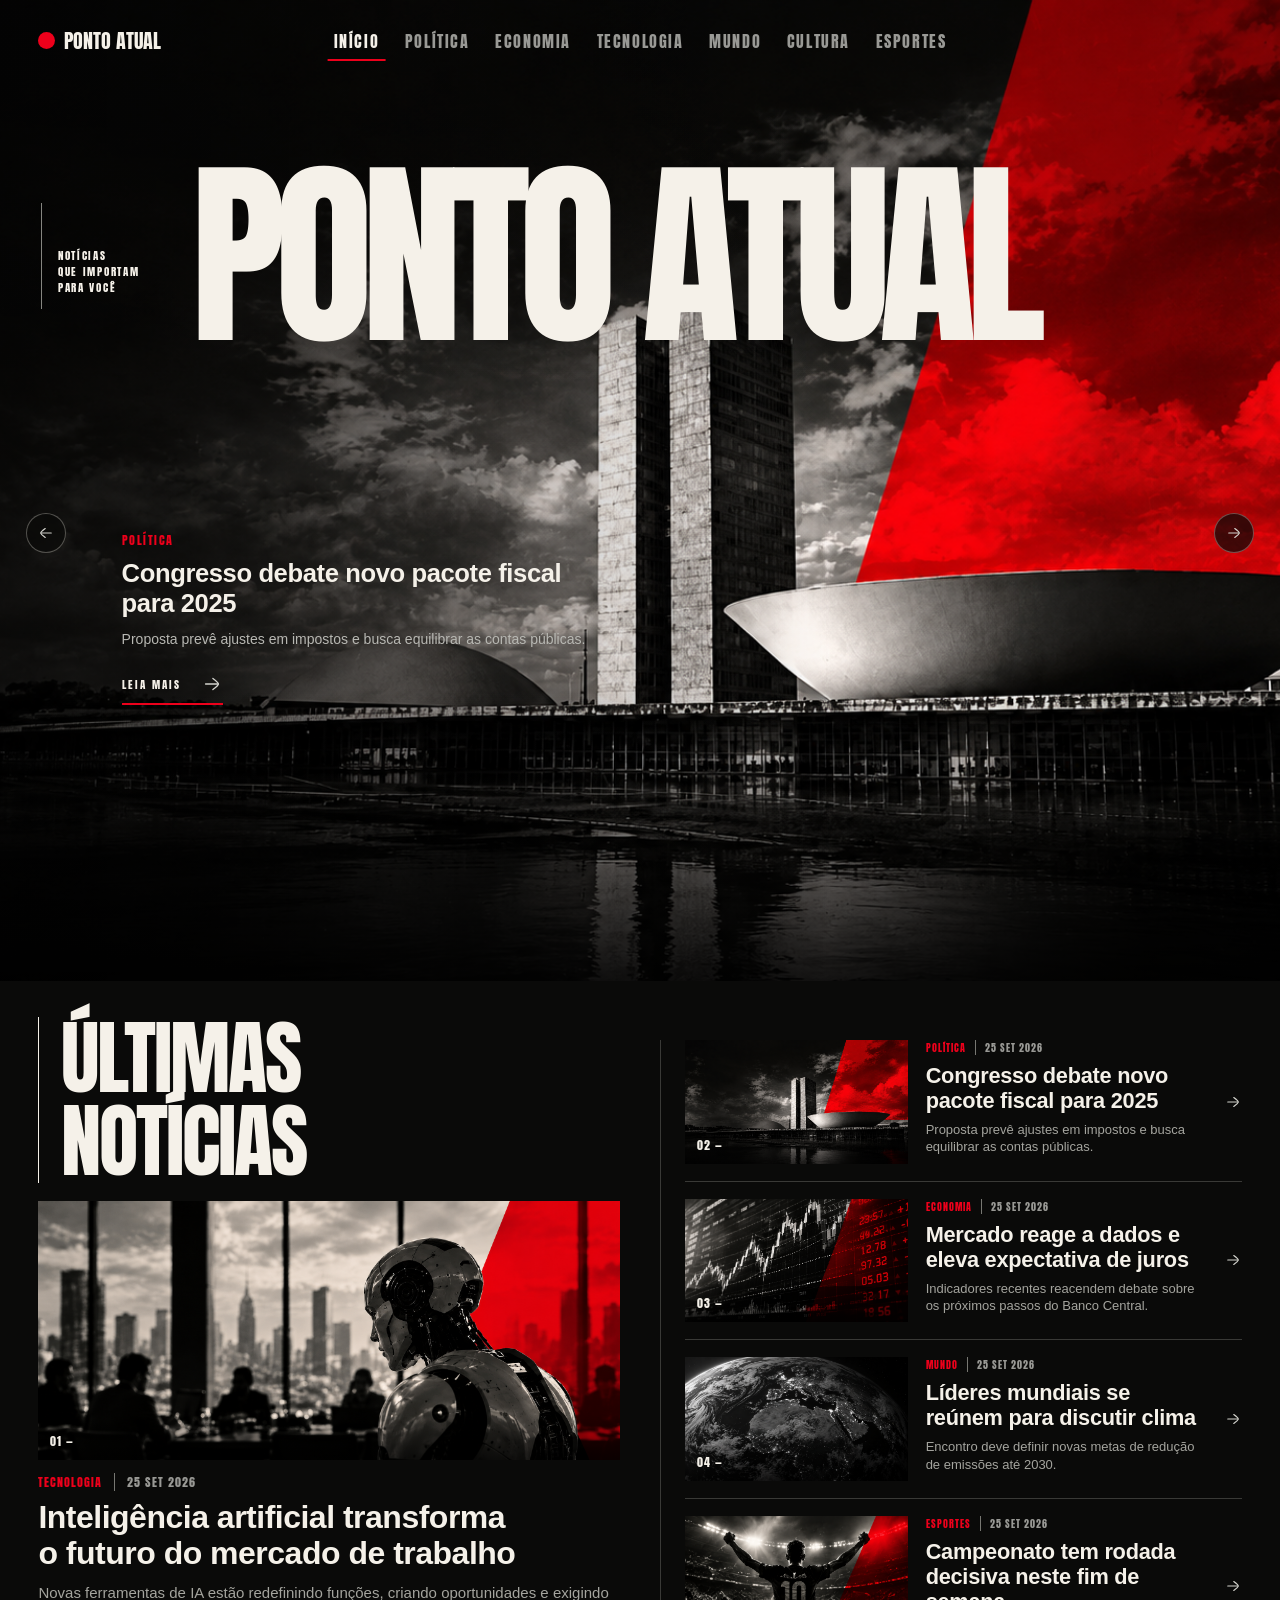
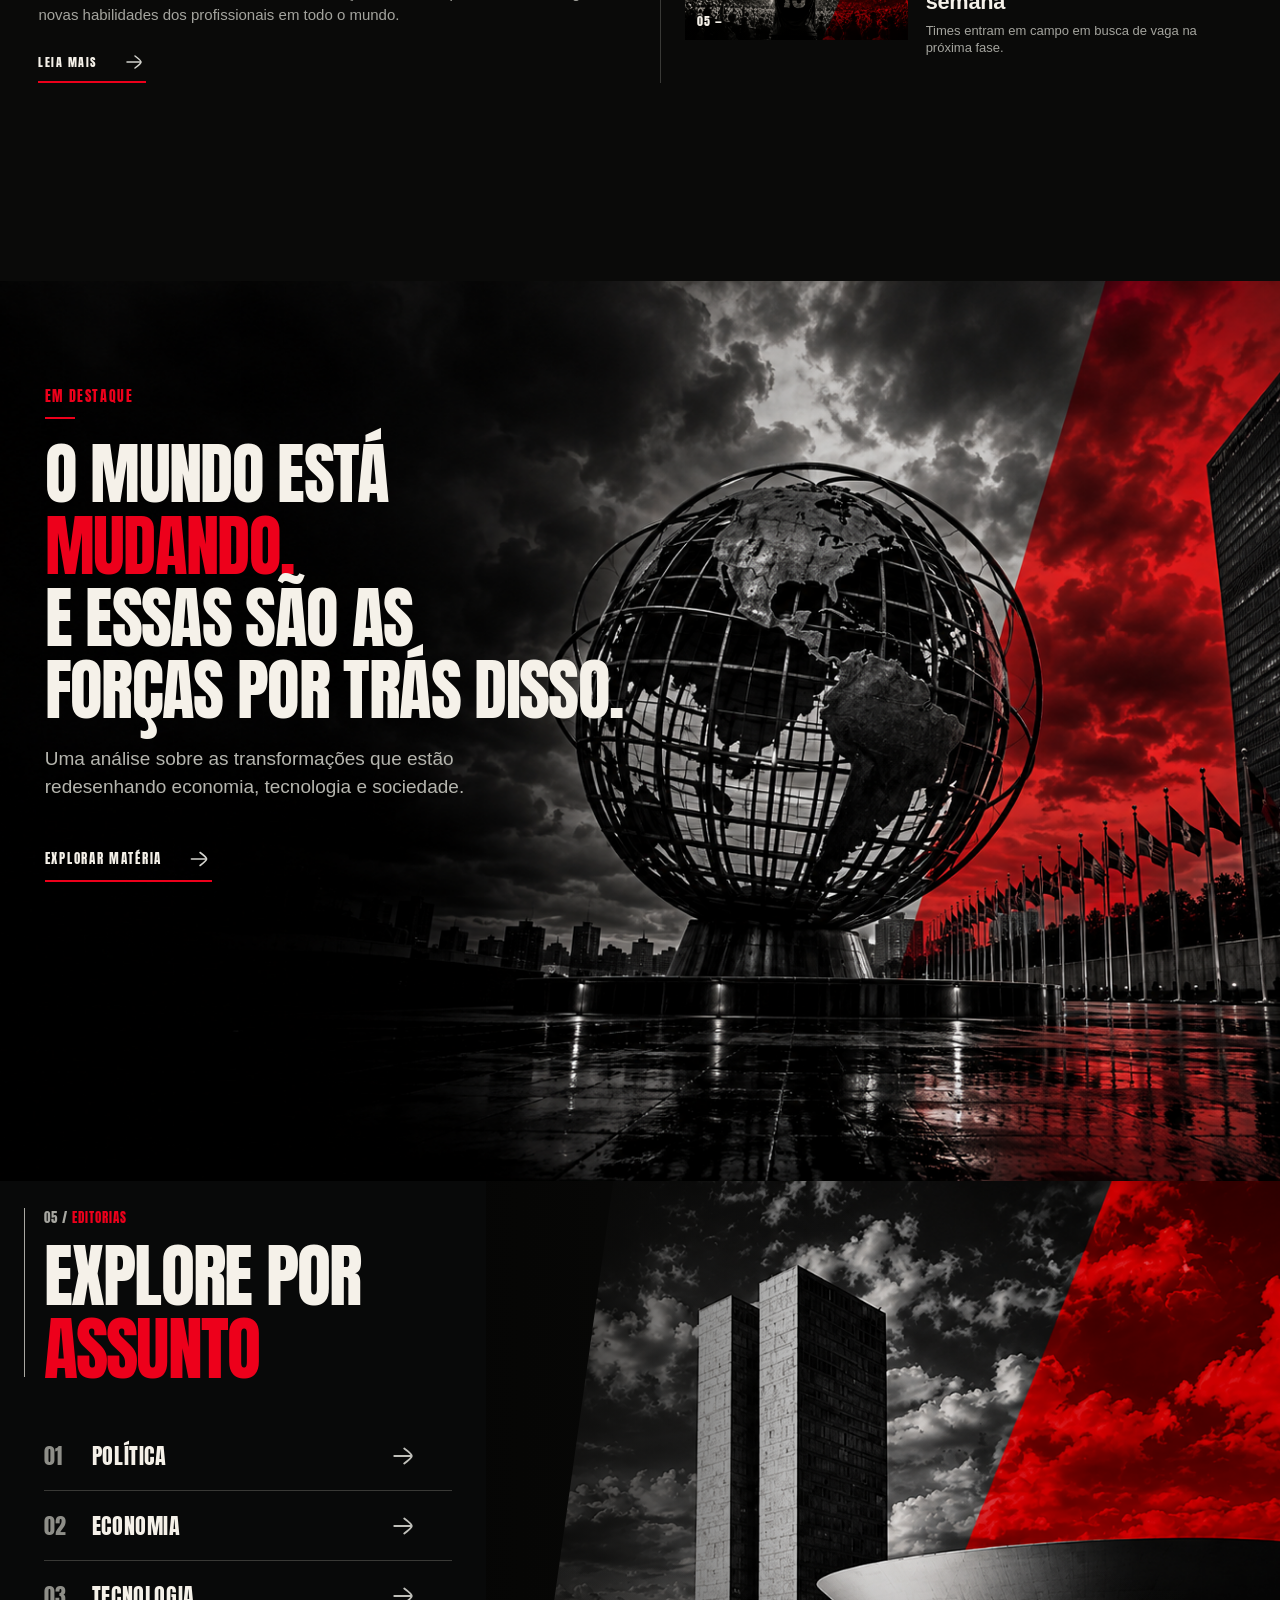
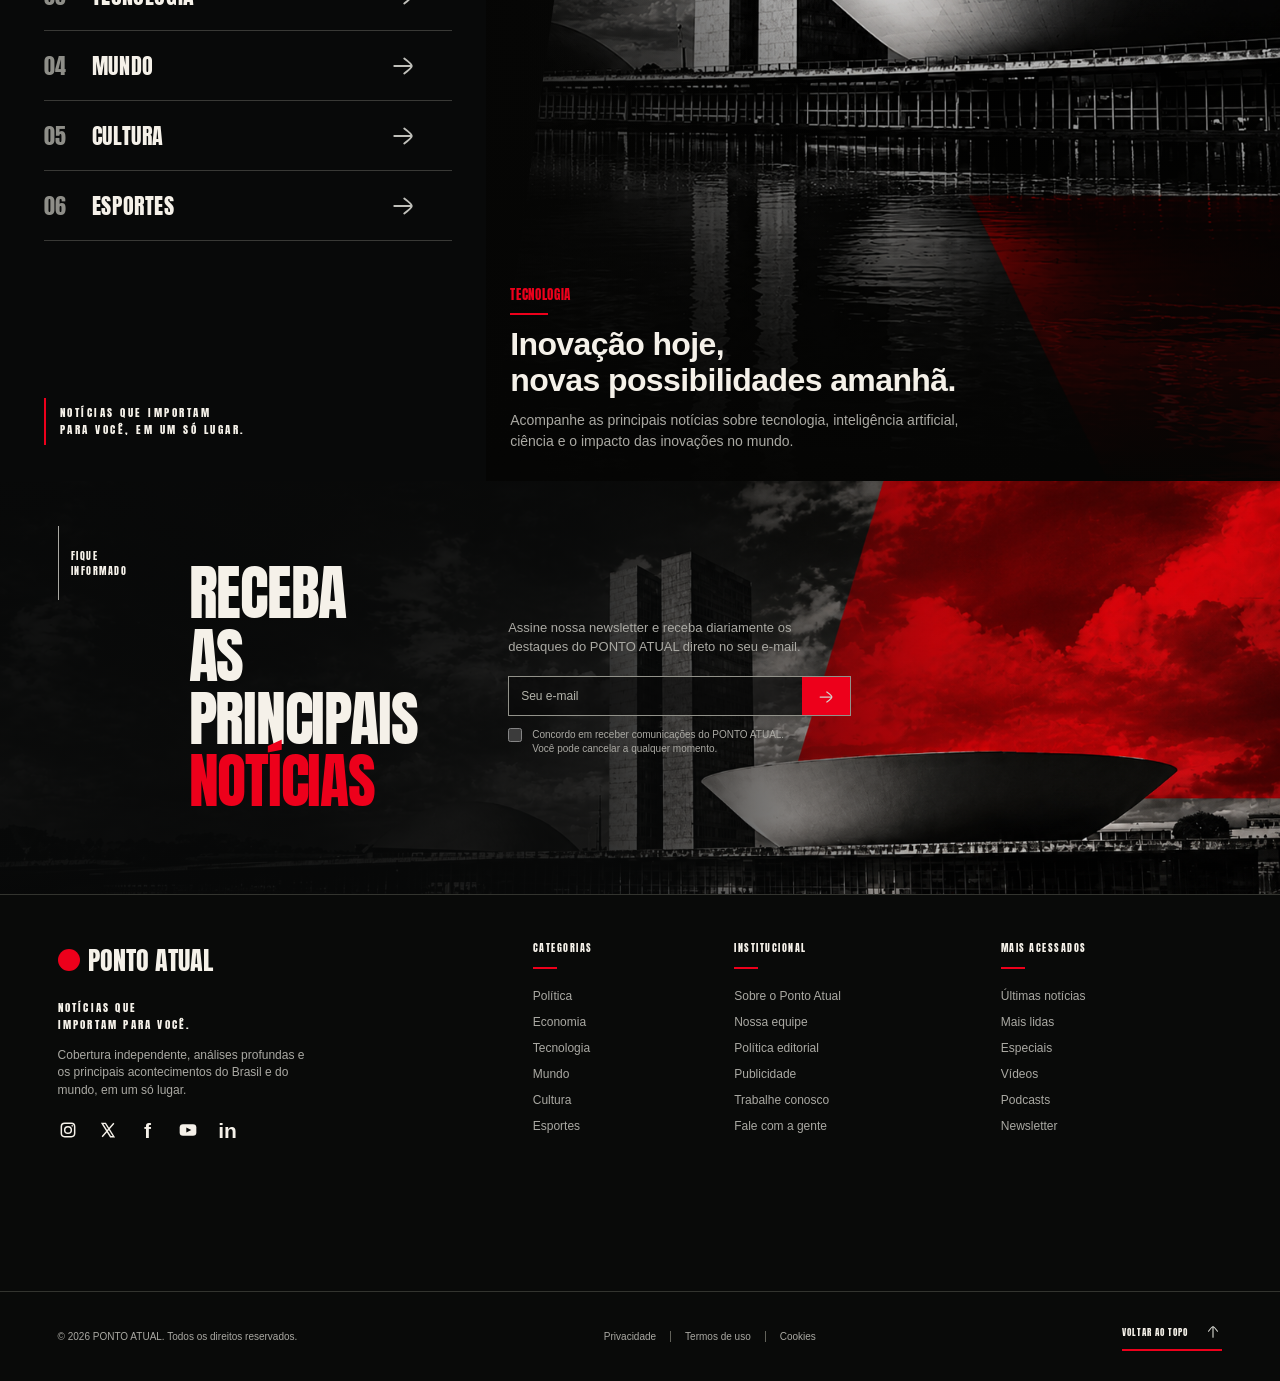
<file: index.html>
<!doctype html>
<html lang="pt-BR">
  <head>
    <meta charset="UTF-8" />
    <meta name="viewport" content="width=device-width, initial-scale=1.0" />
    <meta
      name="description"
      content="Ponto Atual: notícias que importam para você. Política, economia, tecnologia, mundo, cultura e esportes."
    />
    <title>Ponto Atual — Notícias que importam</title>
    <link
      rel="preload"
      href="assets/anton.ttf"
      as="font"
      type="font/ttf"
      crossorigin
    />

    <!-- Links Gerais CSS da pagina-->
    <link rel="stylesheet" href="styles/style.css" />
    <link rel="stylesheet" href="styles/home/heroSection.css" />
    <link rel="stylesheet" href="styles/home/ultimasNoticias.css" />
    <link rel="stylesheet" href="styles/home/featuredSection.css" />
    <link rel="stylesheet" href="styles/home/topicsSection.css" />
    <link rel="stylesheet" href="styles/home/footerSection.css" />
    <script src="javascript/carousel.js" defer></script>
  </head>

  <body id="top">
    <main>
      <!-- Section Principal (Primeira)-->
      <section class="hero" aria-labelledby="site-title">
        <div class="hero__background" aria-hidden="true"></div>
        <div class="hero__shade" aria-hidden="true"></div>
        <header class="header">
          <a class="brand" href="index.html" aria-label="Ponto Atual, início">
            <span class="brand__dot" aria-hidden="true"></span>Ponto Atual
          </a>
          <!-- Navegacao do site -->
          <nav class="navigation" aria-label="Editorias">
            <a class="navigation__active" href="index.html" aria-current="page">
              Início
            </a>

            <a href="pages/politica/index.html">Política</a>
            <a href="pages/economia/index.html">Economia</a>
            <a href="pages/tecnologia/index.html">Tecnologia</a>
            <a href="pages/mundo/index.html">Mundo</a>
            <a href="pages/cultura/index.html">Cultura</a>
            <a href="pages/esportes/index.html">Esportes</a>
          </nav>
        </header>

        <div class="masthead">
          <p class="tagline">Notícias<br />que importam<br />para você</p>
          <h1 id="site-title">Ponto Atual</h1>
        </div>
        <div class="container-images">
          <button
            class="carousel-arrow carousel-arrow--previous"
            type="button"
            aria-label="Notícia anterior"
          >
            <img
              class="carousel-arrow__icon"
              src="./assets/icons/arrow-left-0-2.svg"
              alt=""
              aria-hidden="true"
              width="20"
              height="20"
            />
          </button>

          <article class="featured" aria-labelledby="featured-title">
            <p class="featured__category">Política</p>
            <h2 id="featured-title">
              Congresso debate novo pacote<br class="desktop-break" />
              fiscal para 2025
            </h2>
            <p class="featured__summary">
              Proposta prevê ajustes em impostos e busca equilibrar<br
                class="desktop-break"
              />
              as contas públicas, segundo o governo.
            </p>
            <a class="read-more" href="pages/id/index.html">
              Leia mais
              <img
                class="icon-arrow"
                src="./assets/icons/arrow-right-0-2.svg"
                alt=""
                aria-hidden="true"
              />
            </a>
          </article>
          <button
            class="carousel-arrow carousel-arrow--next"
            type="button"
            aria-label="Próxima notícia"
          >
            <img
              class="carousel-arrow__icon"
              src="./assets/icons/arrow-right-0-2.svg"
              alt=""
              aria-hidden="true"
              width="20"
              height="20"
            />
          </button>
        </div>
      </section>

      <!-- Section Ultimas Notícias-->
      <section class="latest" aria-labelledby="latest-title">
        <div class="latest__heading">
          <h2 id="latest-title">Últimas<br />notícias</h2>
        </div>
        <div class="latest__grid">
          <article class="news-lead">
            <div class="news-image">
              <img
                src="assets/images/tecnologia.png"
                alt="Robô humanoide em um escritório com vista para a cidade"
                loading="lazy"
                width="1536"
                height="864"
              />
              <span class="news-image__number" aria-hidden="true">01 —</span>
            </div>
            <p class="news-meta">
              <span>Tecnologia</span
              ><time datetime="2026-09-25">25 set 2026</time>
            </p>
            <h3>
              Inteligência artificial transforma<br class="news-lead__break" />
              o futuro do mercado de trabalho
            </h3>
            <p class="news-summary">
              Novas ferramentas de IA estão redefinindo funções, criando
              oportunidades e exigindo novas habilidades dos profissionais em
              todo o mundo.
            </p>
            <a class="latest__link" href="pages/id/index.html">
              Leia mais
              <img
                class="icon-arrow"
                src="./assets/icons/arrow-right-0-2.svg"
                alt=""
                aria-hidden="true"
              />
            </a>
          </article>
          <div class="latest__list">
            <a class="news-row" href="pages/id/index.html">
              <div class="news-image news-image--original">
                <img
                  src="assets/images/heroIMG.png"
                  alt="Congresso Nacional em Brasília"
                  loading="lazy"
                  width="1536"
                  height="864"
                />
                <span class="news-image__number" aria-hidden="true">02 —</span>
              </div>
              <div class="news-row__body">
                <p class="news-meta">
                  <span>Política</span
                  ><time datetime="2026-09-25">25 set 2026</time>
                </p>
                <h3>Congresso debate novo pacote fiscal para 2025</h3>
                <p class="news-summary">
                  Proposta prevê ajustes em impostos e busca equilibrar as
                  contas públicas.
                </p>
              </div>
              <img
                class="news-row__arrow icon-arrow"
                src="./assets/icons/arrow-right-0-2.svg"
                alt=""
                aria-hidden="true"
              />
            </a>
            <a class="news-row" href="pages/id/index.html">
              <div class="news-image">
                <img
                  src="assets/images/economia.png"
                  alt="Painel com gráficos do mercado financeiro"
                  loading="lazy"
                  width="1536"
                  height="864"
                />
                <span class="news-image__number" aria-hidden="true">03 —</span>
              </div>
              <div class="news-row__body">
                <p class="news-meta">
                  <span>Economia</span
                  ><time datetime="2026-09-25">25 set 2026</time>
                </p>
                <h3>Mercado reage a dados e eleva expectativa de juros</h3>
                <p class="news-summary">
                  Indicadores recentes reacendem debate sobre os próximos passos
                  do Banco Central.
                </p>
              </div>
              <img
                class="news-row__arrow icon-arrow"
                src="./assets/icons/arrow-right-0-2.svg"
                alt=""
                aria-hidden="true"
              />
            </a>
            <a class="news-row" href="pages/id/index.html">
              <div class="news-image">
                <img
                  src="assets/images/mundo.png"
                  alt="Planeta Terra visto do espaço à noite"
                  loading="lazy"
                  width="1536"
                  height="864"
                />
                <span class="news-image__number" aria-hidden="true">04 —</span>
              </div>
              <div class="news-row__body">
                <p class="news-meta">
                  <span>Mundo</span
                  ><time datetime="2026-09-25">25 set 2026</time>
                </p>
                <h3>Líderes mundiais se reúnem para discutir clima</h3>
                <p class="news-summary">
                  Encontro deve definir novas metas de redução de emissões até
                  2030.
                </p>
              </div>
              <img
                class="news-row__arrow icon-arrow"
                src="./assets/icons/arrow-right-0-2.svg"
                alt=""
                aria-hidden="true"
              />
            </a>
            <a class="news-row" href="pages/id/index.html">
              <div class="news-image">
                <img
                  src="assets/images/esportes.png"
                  alt="Jogador de futebol com braços erguidos em um estádio"
                  loading="lazy"
                  width="1536"
                  height="864"
                />
                <span class="news-image__number" aria-hidden="true">05 —</span>
              </div>
              <div class="news-row__body">
                <p class="news-meta">
                  <span>Esportes</span
                  ><time datetime="2026-09-25">25 set 2026</time>
                </p>
                <h3>Campeonato tem rodada decisiva neste fim de semana</h3>
                <p class="news-summary">
                  Times entram em campo em busca de vaga na próxima fase.
                </p>
              </div>
              <img
                class="news-row__arrow icon-arrow"
                src="./assets/icons/arrow-right-0-2.svg"
                alt=""
                aria-hidden="true"
              />
            </a>
          </div>
        </div>
      </section>
      <section
        class="featured-section"
        aria-labelledby="featured-section-title"
      >
        <img
          class="featured-section__background"
          src="assets/images/featured-world.png"
          alt=""
          loading="lazy"
        />
        <header class="featured-section__header"></header>
        <div class="featured-section__content">
          <p class="featured-section__category">EM DESTAQUE</p>
          <h2 id="featured-section-title">
            O mundo está<br /><span>mudando.</span><br />E essas são as<br />forças
            por trás disso.
          </h2>
          <p class="featured-section__summary">
            Uma análise sobre as transformações que estão redesenhando economia,
            tecnologia e sociedade.
          </p>
          <a class="featured-section__link" href="pages/id/index.html">
            Explorar matéria
            <img
              class="icon-arrow"
              src="./assets/icons/arrow-right-0-2.svg"
              alt=""
              aria-hidden="true"
            />
          </a>
        </div>
      </section>

      <section class="topics-section" aria-labelledby="topics-title">
        <div class="topics-section__sidebar">
          <header class="topics-section__heading">
            <p class="topics-section__label"><span>05 /</span> Editorias</p>
            <h2 id="topics-title">Explore por<br /><span>assunto</span></h2>
          </header>
          <!-- Editorias -->
          <ol class="topics-section__list" aria-label="Editorias disponíveis">
            <li>
              <a class="topics-section__item" href="pages/politica/index.html">
                <span class="topics-section__number">01</span>
                <span class="topics-section__name">Política</span>
                <img
                  class="topics-section__arrow icon-arrow"
                  src="./assets/icons/arrow-right-0-2.svg"
                  alt=""
                  aria-hidden="true"
                />
              </a>
            </li>
            <li>
              <a class="topics-section__item" href="pages/economia/index.html">
                <span class="topics-section__number">02</span>
                <span class="topics-section__name">Economia</span>
                <img
                  class="topics-section__arrow icon-arrow"
                  src="./assets/icons/arrow-right-0-2.svg"
                  alt=""
                  aria-hidden="true"
                />
              </a>
            </li>
            <li>
              <a
                class="topics-section__item"
                href="pages/tecnologia/index.html"
              >
                <span class="topics-section__number">03</span>
                <span class="topics-section__name">Tecnologia</span>
                <img
                  class="topics-section__arrow icon-arrow"
                  src="./assets/icons/arrow-right-0-2.svg"
                  alt=""
                  aria-hidden="true"
                />
              </a>
            </li>
            <li>
              <a class="topics-section__item" href="pages/mundo/index.html">
                <span class="topics-section__number">04</span>
                <span class="topics-section__name">Mundo</span>
                <img
                  class="topics-section__arrow icon-arrow"
                  src="./assets/icons/arrow-right-0-2.svg"
                  alt=""
                  aria-hidden="true"
                />
              </a>
            </li>
            <li>
              <a class="topics-section__item" href="pages/cultura/index.html">
                <span class="topics-section__number">05</span>
                <span class="topics-section__name">Cultura</span>
                <img
                  class="topics-section__arrow icon-arrow"
                  src="./assets/icons/arrow-right-0-2.svg"
                  alt=""
                  aria-hidden="true"
                />
              </a>
            </li>
            <li>
              <a class="topics-section__item" href="pages/esportes/index.html">
                <span class="topics-section__number">06</span>
                <span class="topics-section__name">Esportes</span>
                <img
                  class="topics-section__arrow icon-arrow"
                  src="./assets/icons/arrow-right-0-2.svg"
                  alt=""
                  aria-hidden="true"
                />
              </a>
            </li>
          </ol>
          <p class="topics-section__tagline">
            Notícias que importam<br />para você, em um só lugar.
          </p>
        </div>
        <article
          class="topics-section__preview"
          aria-labelledby="topics-preview-title"
        >
          <img
            class="topics-section__image"
            src="assets/images/brasilia.png"
            alt=""
            loading="lazy"
          />
          <div class="topics-section__caption">
            <div class="topics-section__copy">
              <p class="topics-section__category">Tecnologia</p>
              <h3 id="topics-preview-title">
                Inovação hoje,<br />novas possibilidades amanhã.
              </h3>
              <p class="topics-section__summary">
                Acompanhe as principais notícias sobre tecnologia, inteligência
                artificial, ciência e o impacto das inovações no mundo.
              </p>
            </div>
          </div>
        </article>
      </section>
    </main>

    <footer class="site-footer">
      <div class="newsletter" aria-labelledby="newsletter-title">
        <p class="newsletter__eyebrow">Fique<br />informado</p>
        <h2 id="newsletter-title">
          Receba<br />as principais<br /><span>notícias</span>
        </h2>
        <div class="newsletter__content">
          <p>
            Assine nossa newsletter e receba diariamente os destaques do PONTO
            ATUAL direto no seu e-mail.
          </p>
          <!-- Formulário visual: envio será implementado posteriormente. -->
          <form class="newsletter__form" aria-label="Inscrição na newsletter">
            <label class="footer-sr-only" for="newsletter-email"
              >Seu e-mail</label
            >
            <div class="newsletter__field">
              <input
                id="newsletter-email"
                name="email"
                type="email"
                placeholder="Seu e-mail"
                autocomplete="email"
                required
              />
              <button
                type="button"
                disabled
                aria-label="Inscrever-se na newsletter"
              >
                <img
                  class="icon-arrow"
                  src="./assets/icons/arrow-right-0-2.svg"
                  alt=""
                  aria-hidden="true"
                />
              </button>
            </div>
            <label class="newsletter__consent" for="newsletter-consent">
              <input
                id="newsletter-consent"
                name="consentimento"
                type="checkbox"
                required
              />
              <span
                >Concordo em receber comunicações do PONTO ATUAL.<br />Você pode
                cancelar a qualquer momento.</span
              >
            </label>
          </form>
        </div>
      </div>
      <div class="site-footer__main">
        <div class="site-footer__about">
          <a class="site-footer__brand" href="#top"
            ><span aria-hidden="true"></span>Ponto Atual</a
          >
          <p class="site-footer__tagline">
            Notícias que<br />importam para você.
          </p>
          <p class="site-footer__description">
            Cobertura independente, análises profundas e os principais
            acontecimentos do Brasil e do mundo, em um só lugar.
          </p>
          <ul
            class="site-footer__socials"
            aria-label="Redes sociais — em breve"
          >
            <li>
              <span role="img" aria-label="Instagram"
                ><svg
                  viewBox="0 0 24 24"
                  fill="none"
                  stroke="currentColor"
                  stroke-width="1.8"
                  aria-hidden="true"
                >
                  <rect x="4" y="4" width="16" height="16" rx="4" />
                  <circle cx="12" cy="12" r="4" />
                  <circle
                    cx="17"
                    cy="7"
                    r="1"
                    fill="currentColor"
                    stroke="none"
                  /></svg
              ></span>
            </li>
            <li>
              <span role="img" aria-label="X"
                ><svg
                  viewBox="0 0 24 24"
                  fill="none"
                  stroke="currentColor"
                  stroke-width="1.7"
                  aria-hidden="true"
                >
                  <path d="M5 4h4l10 16h-4zM19 4 5 20" /></svg
              ></span>
            </li>
            <li>
              <span
                class="site-footer__social-letter"
                role="img"
                aria-label="Facebook"
                >f</span
              >
            </li>
            <li>
              <span role="img" aria-label="YouTube"
                ><svg viewBox="0 0 24 24" aria-hidden="true">
                  <rect
                    x="2"
                    y="5"
                    width="20"
                    height="14"
                    rx="4"
                    fill="currentColor"
                  />
                  <path d="m10 9 6 3-6 3z" fill="#0a0a09" /></svg
              ></span>
            </li>
            <li>
              <span
                class="site-footer__social-letter"
                role="img"
                aria-label="LinkedIn"
                >in</span
              >
            </li>
          </ul>
        </div>
        <!-- Destinos institucionais ainda não criados: itens apenas visuais. -->
        <div class="site-footer__column">
          <h3>Categorias</h3>
          <ul>
            <li>Política</li>
            <li>Economia</li>
            <li>Tecnologia</li>
            <li>Mundo</li>
            <li>Cultura</li>
            <li>Esportes</li>
          </ul>
        </div>
        <div class="site-footer__column">
          <h3>Institucional</h3>
          <ul>
            <li>Sobre o Ponto Atual</li>
            <li>Nossa equipe</li>
            <li>Política editorial</li>
            <li>Publicidade</li>
            <li>Trabalhe conosco</li>
            <li>Fale com a gente</li>
          </ul>
        </div>
        <div class="site-footer__column">
          <h3>Mais acessados</h3>
          <ul>
            <li>Últimas notícias</li>
            <li>Mais lidas</li>
            <li>Especiais</li>
            <li>Vídeos</li>
            <li>Podcasts</li>
            <li>Newsletter</li>
          </ul>
        </div>
      </div>
      <div class="site-footer__bottom">
        <p>© 2026 PONTO ATUAL. Todos os direitos reservados.</p>
        <ul aria-label="Informações legais">
          <li>Privacidade</li>
          <li>Termos de uso</li>
          <li>Cookies</li>
        </ul>
        <a href="#top" class="site-footer__back">
          Voltar ao topo
          <img
            class="icon-arrow icon-arrow--up"
            src="./assets/icons/arrow-right-0-2.svg"
            alt=""
            aria-hidden="true"
          />
        </a>
      </div>
    </footer>
  </body>
</html>
</file>
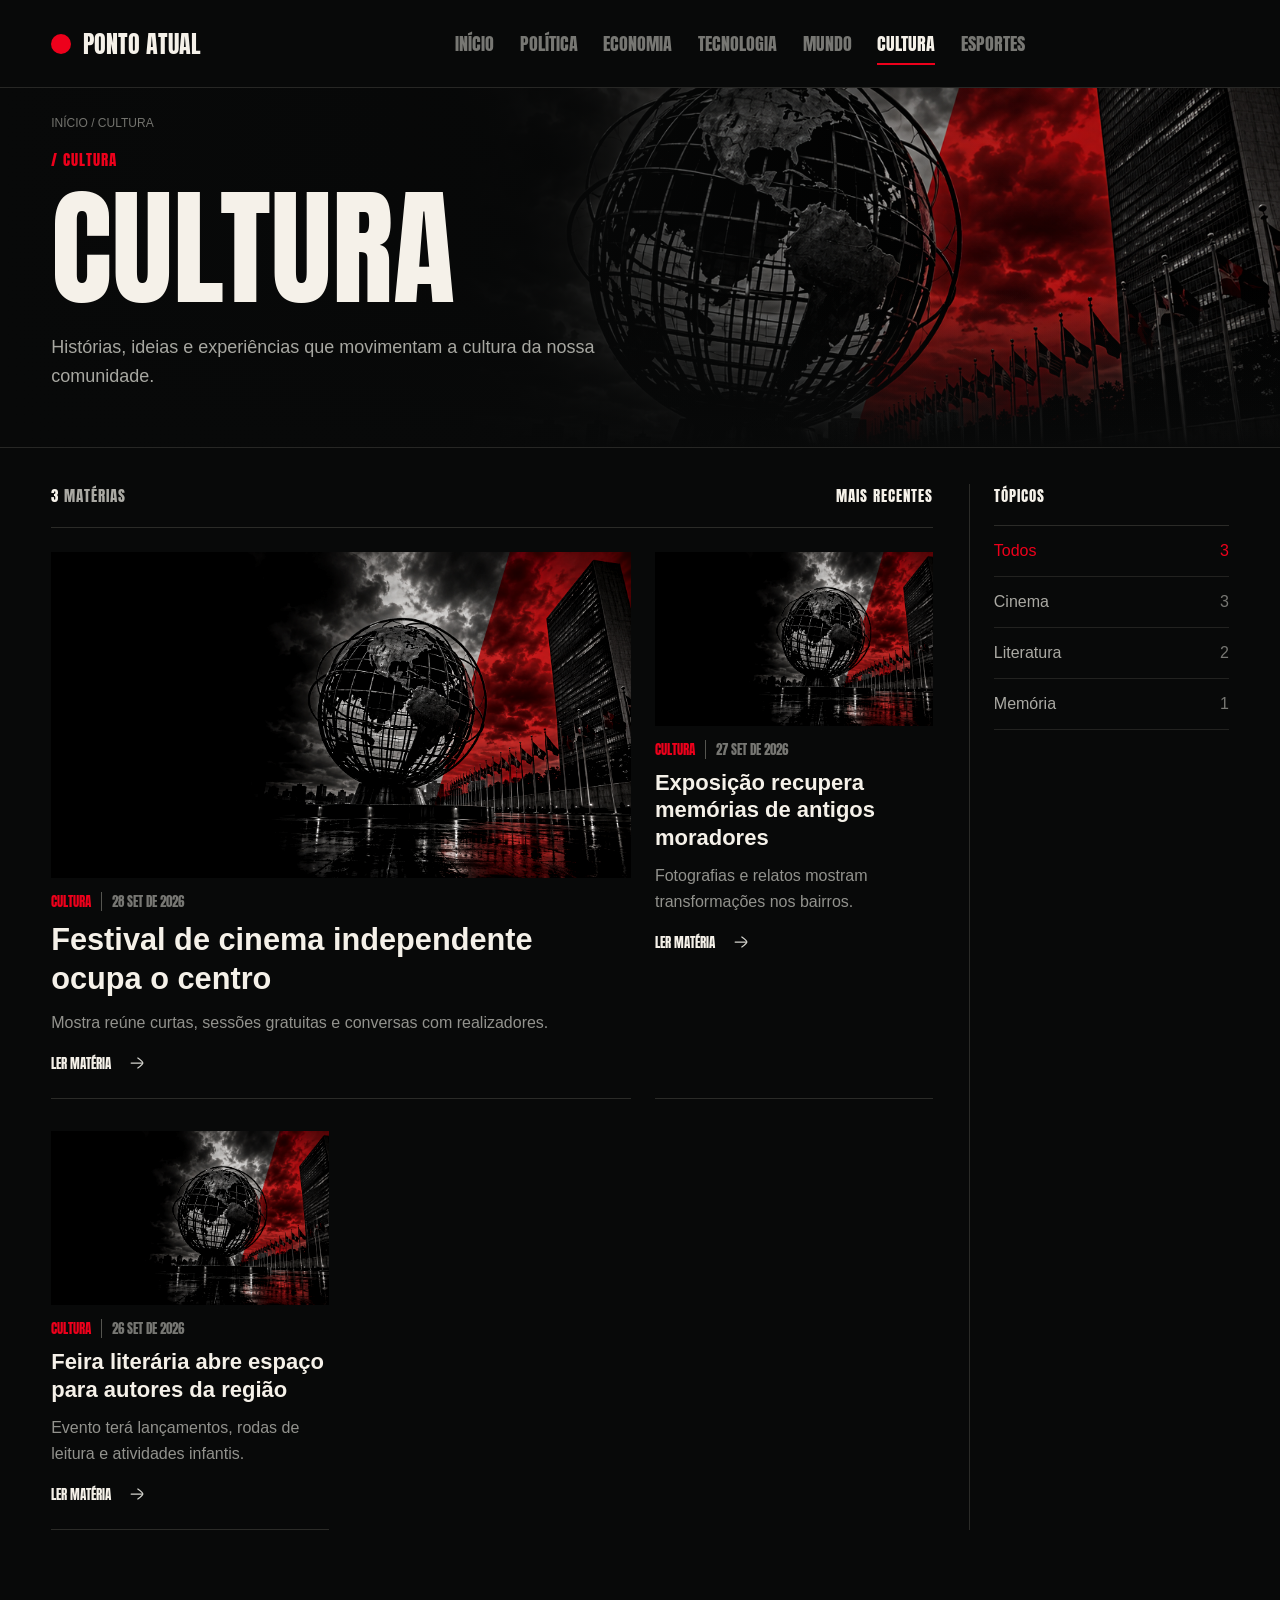
<file: pages/cultura/index.html>
<!doctype html>
<html lang="pt-BR">
  <head>
    <meta charset="UTF-8" />
    <meta name="viewport" content="width=device-width, initial-scale=1.0" />
    <title>Cultura | Ponto Atual</title>
    <link rel="stylesheet" href="../../styles/style.css" />
    <link rel="stylesheet" href="../../styles/categorias/style.css" />
  </head>
  <body class="technology-page" data-category="Cultura">
    <header class="category-header">
      <a class="category-header__brand" href="../../index.html"
        ><span class="category-header__dot"></span>Ponto Atual</a
      >
      <nav class="category-header__nav">
        <a href="../../index.html">Início</a
        ><a href="../politica/index.html">Política</a
        ><a href="../economia/index.html">Economia</a
        ><a href="../tecnologia/index.html">Tecnologia</a
        ><a href="../mundo/index.html">Mundo</a
        ><a class="is-active" href="index.html">Cultura</a
        ><a href="../esportes/index.html">Esportes</a>
      </nav>
    </header>
    <main>
      <section class="category-hero">
        <div class="category-hero__content">
          <p class="category-hero__breadcrumb">Início / Cultura</p>
          <p class="category-hero__eyebrow">/ Cultura</p>
          <h1 id="category-title">Cultura</h1>
          <p class="category-hero__summary">
            Histórias, ideias e experiências que movimentam a cultura da nossa
            comunidade.
          </p>
        </div>
        <div class="category-hero__art"></div>
      </section>
      <section class="category-content">
        <div class="category-content__main">
          <div class="category-content__bar">
            <h2><span id="article-count">0</span> matérias</h2>
            <span class="category-content__recent">Mais recentes</span>
          </div>
          <div class="category-grid" id="category-grid"></div>
        </div>
        <aside class="category-topics">
          <h2>Tópicos</h2>
          <ul>
            <li class="is-active">
              <span>Todos</span><b id="topic-total">0</b>
            </li>
            <li><span>Cinema</span><b>3</b></li>
            <li><span>Literatura</span><b>2</b></li>
            <li><span>Memória</span><b>1</b></li>
          </ul>
        </aside>
      </section>
    </main>
    <script src="../../javascript/noticias.js"></script>
    <script src="../../javascript/categorias.js"></script>
  </body>
</html>
</file>
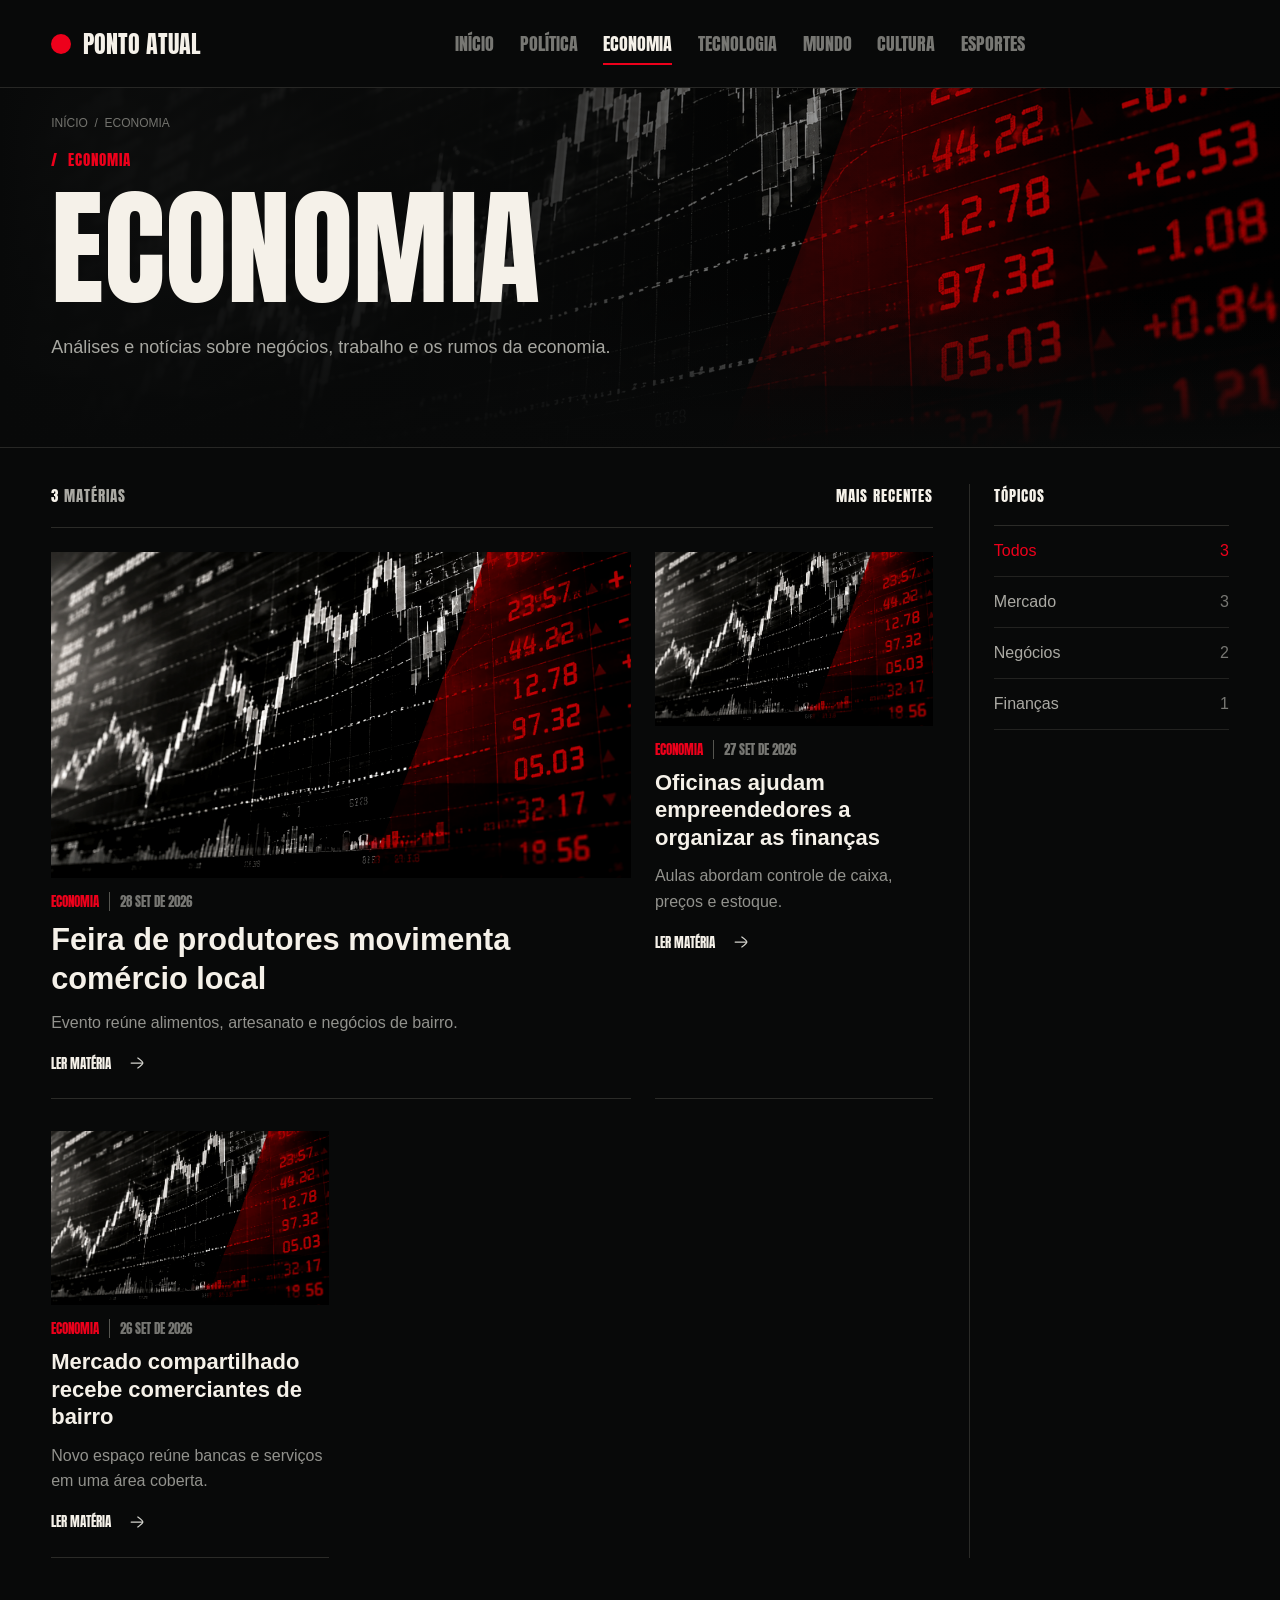
<file: pages/economia/index.html>
<!doctype html>
<html lang="pt-BR">
  <head>
    <meta charset="UTF-8" />
    <meta name="viewport" content="width=device-width, initial-scale=1.0" />
    <title>Economia | Ponto Atual</title>
    <link rel="stylesheet" href="../../styles/style.css" />
    <link rel="stylesheet" href="../../styles/categorias/style.css" />
  </head>
  <body class="technology-page" data-category="Economia">
    <header class="category-header">
      <a
        class="category-header__brand"
        href="../../index.html"
        aria-label="Ponto Atual, início"
        ><span class="category-header__dot" aria-hidden="true"></span>Ponto
        Atual</a
      >
      <nav class="category-header__nav" aria-label="Editorias">
        <a href="../../index.html">Início</a
        ><a href="../politica/index.html">Política</a
        ><a class="is-active" href="../economia/index.html" aria-current="page"
          >Economia</a
        ><a href="../tecnologia/index.html">Tecnologia</a
        ><a href="../mundo/index.html">Mundo</a
        ><a href="../cultura/index.html">Cultura</a
        ><a href="../esportes/index.html">Esportes</a>
      </nav>
    </header>
    <main>
      <section class="category-hero" aria-labelledby="category-title">
        <div class="category-hero__content">
          <p class="category-hero__breadcrumb">Início&nbsp; / &nbsp;Economia</p>
          <p class="category-hero__eyebrow">/ &nbsp;Economia</p>
          <h1 id="category-title">Economia</h1>
          <p class="category-hero__summary">
            Análises e notícias sobre negócios, trabalho e os rumos da economia.
          </p>
        </div>
        <div class="category-hero__art" aria-hidden="true"></div>
      </section>
      <section class="category-content" aria-labelledby="articles-title">
        <div class="category-content__main">
          <div class="category-content__bar">
            <h2 id="articles-title">
              <span id="article-count">0</span> matérias
            </h2>
            <span class="category-content__recent">Mais recentes</span>
          </div>
          <div class="category-grid" id="category-grid"></div>
        </div>
        <aside class="category-topics" aria-labelledby="topics-title">
          <h2 id="topics-title">Tópicos</h2>
          <ul>
            <li class="is-active">
              <span>Todos</span><b id="topic-total">0</b>
            </li>
            <li><span>Mercado</span><b>3</b></li>
            <li><span>Negócios</span><b>2</b></li>
            <li><span>Finanças</span><b>1</b></li>
          </ul>
        </aside>
      </section>
    </main>
    <script src="../../javascript/noticias.js"></script>
    <script src="../../javascript/categorias.js"></script>
  </body>
</html>
</file>
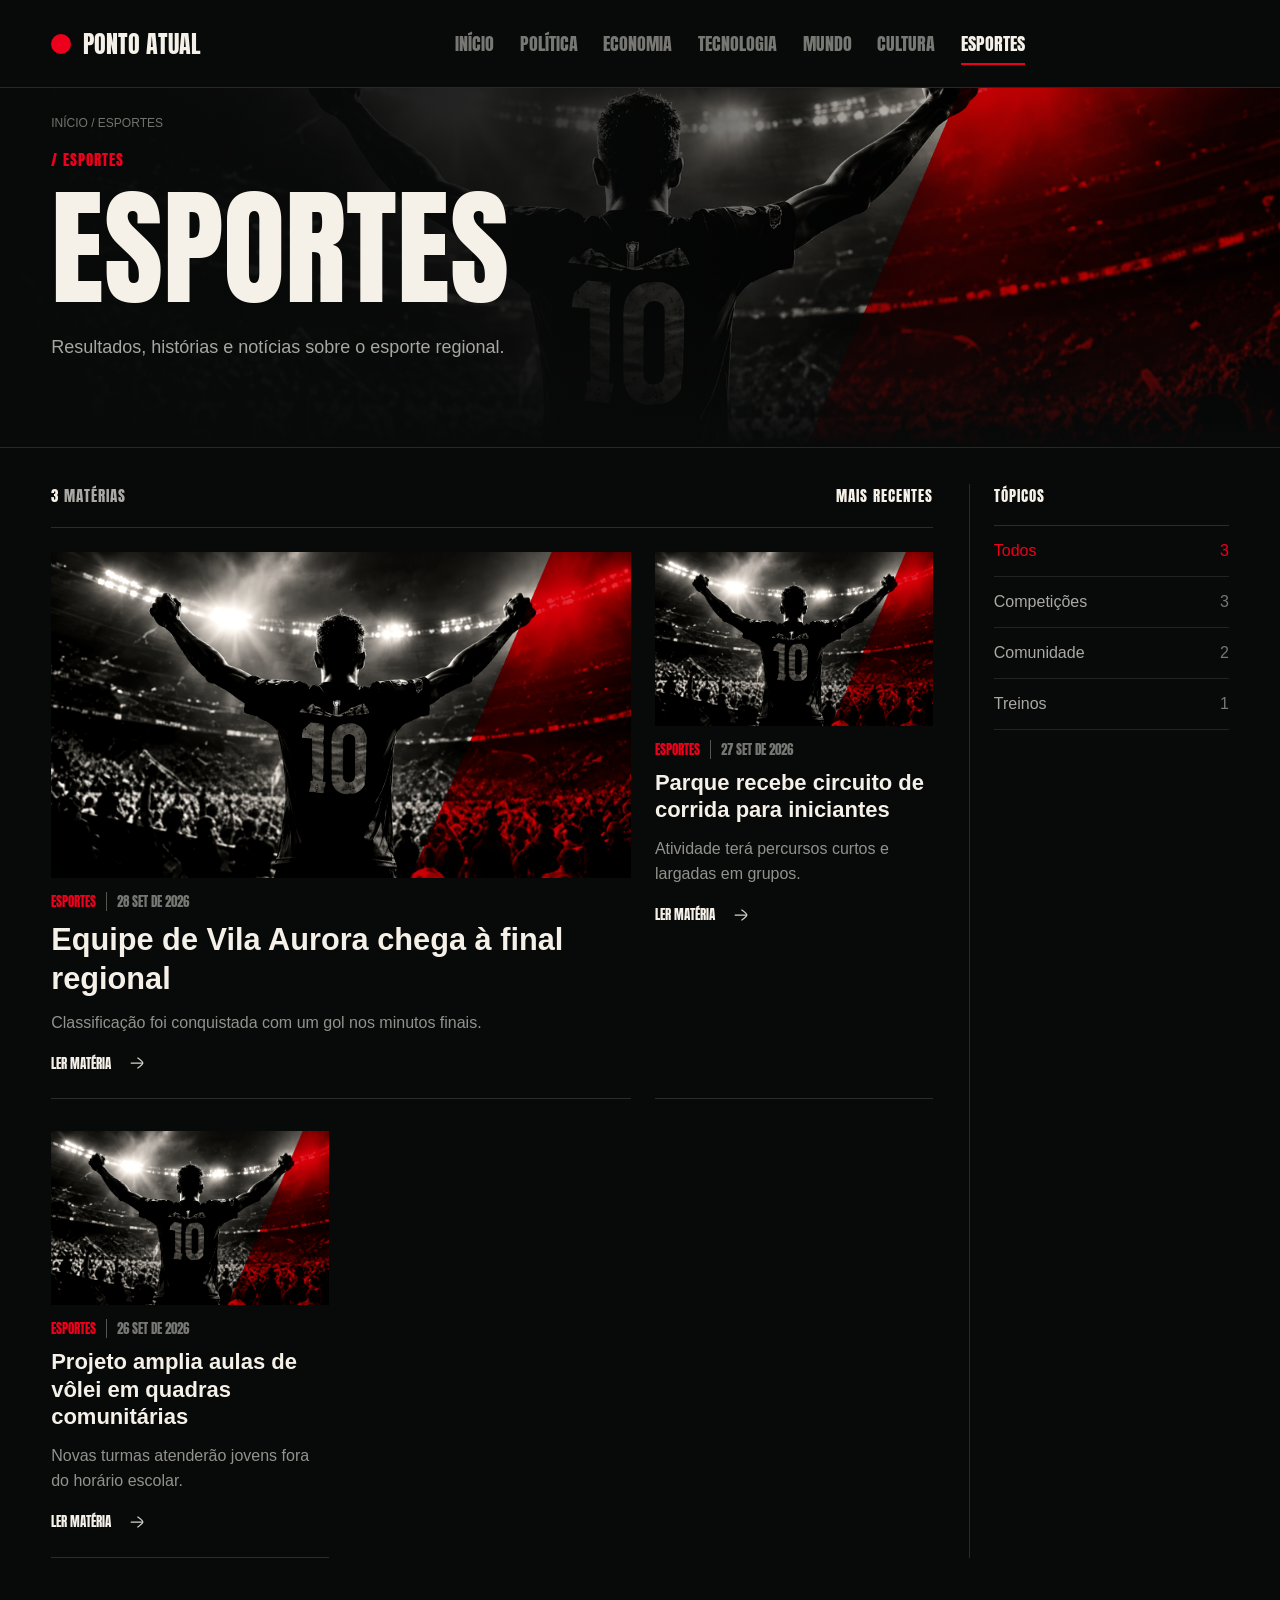
<file: pages/esportes/index.html>
<!doctype html>
<html lang="pt-BR">
  <head>
    <meta charset="UTF-8" />
    <meta name="viewport" content="width=device-width, initial-scale=1.0" />
    <title>Esportes | Ponto Atual</title>
    <link rel="stylesheet" href="../../styles/style.css" />
    <link rel="stylesheet" href="../../styles/categorias/style.css" />
  </head>
  <body class="technology-page" data-category="Esportes">
    <header class="category-header">
      <a class="category-header__brand" href="../../index.html"
        ><span class="category-header__dot"></span>Ponto Atual</a
      >
      <nav class="category-header__nav">
        <a href="../../index.html">Início</a
        ><a href="../politica/index.html">Política</a
        ><a href="../economia/index.html">Economia</a
        ><a href="../tecnologia/index.html">Tecnologia</a
        ><a href="../mundo/index.html">Mundo</a
        ><a href="../cultura/index.html">Cultura</a
        ><a class="is-active" href="index.html">Esportes</a>
      </nav>
    </header>
    <main>
      <section class="category-hero">
        <div class="category-hero__content">
          <p class="category-hero__breadcrumb">Início / Esportes</p>
          <p class="category-hero__eyebrow">/ Esportes</p>
          <h1 id="category-title">Esportes</h1>
          <p class="category-hero__summary">
            Resultados, histórias e notícias sobre o esporte regional.
          </p>
        </div>
        <div class="category-hero__art"></div>
      </section>
      <section class="category-content">
        <div class="category-content__main">
          <div class="category-content__bar">
            <h2><span id="article-count">0</span> matérias</h2>
            <span class="category-content__recent">Mais recentes</span>
          </div>
          <div class="category-grid" id="category-grid"></div>
        </div>
        <aside class="category-topics">
          <h2>Tópicos</h2>
          <ul>
            <li class="is-active">
              <span>Todos</span><b id="topic-total">0</b>
            </li>
            <li><span>Competições</span><b>3</b></li>
            <li><span>Comunidade</span><b>2</b></li>
            <li><span>Treinos</span><b>1</b></li>
          </ul>
        </aside>
      </section>
    </main>
    <script src="../../javascript/noticias.js"></script>
    <script src="../../javascript/categorias.js"></script>
  </body>
</html>
</file>
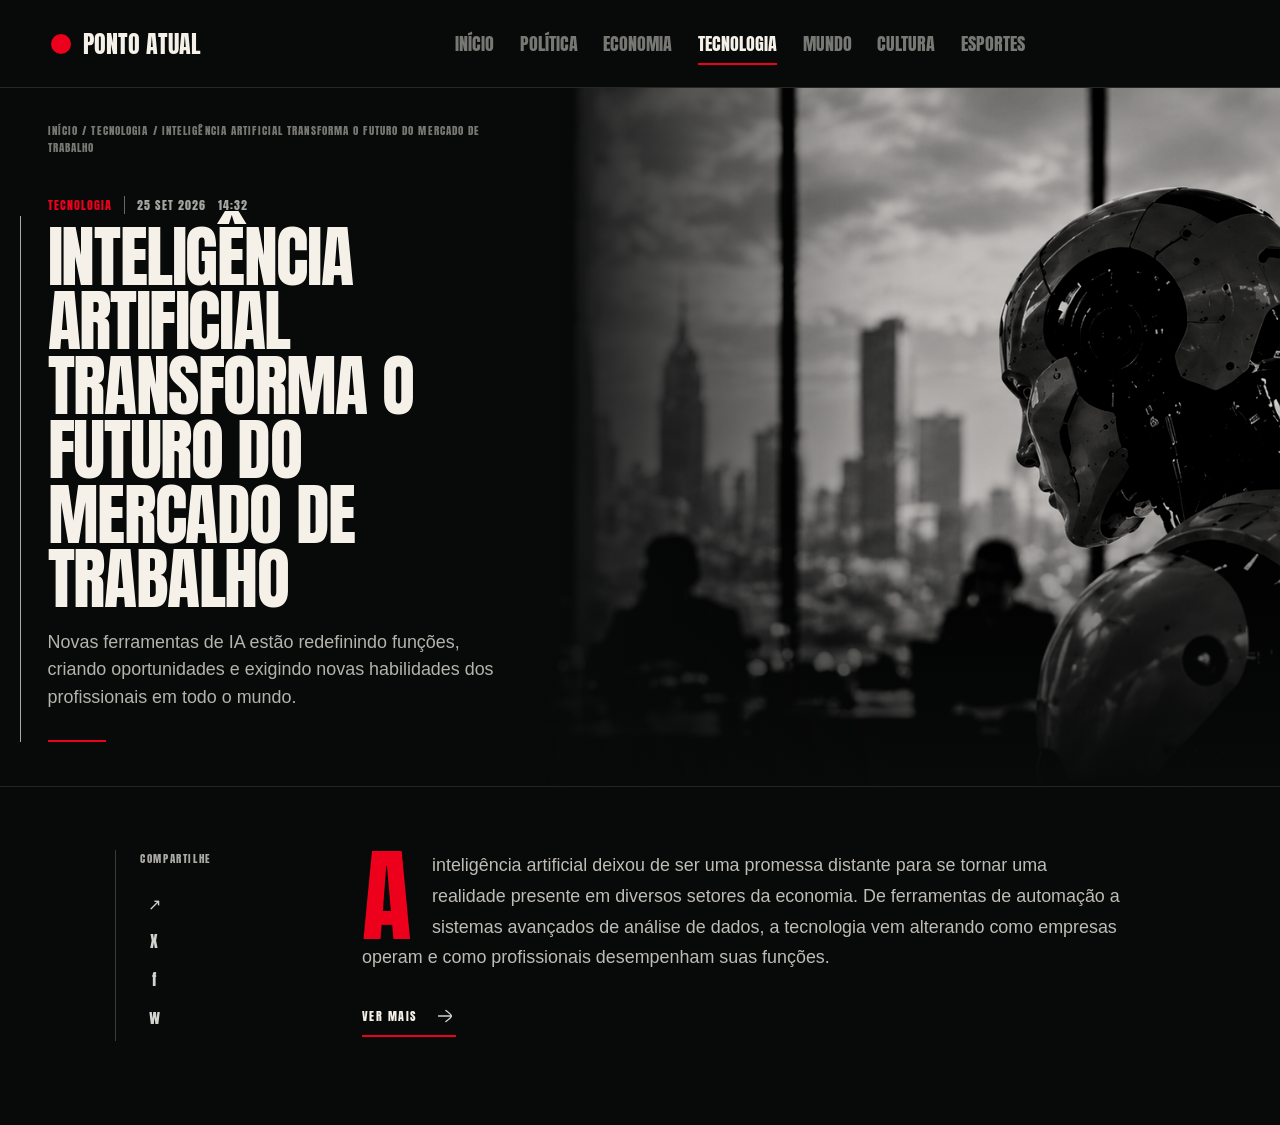
<file: pages/id/index.html>
<!doctype html>
<html lang="pt-BR">
  <head>
    <meta charset="UTF-8" />
    <meta name="viewport" content="width=device-width, initial-scale=1.0" />
    <meta
      name="description"
      content="Inteligência artificial transforma o futuro do mercado de trabalho."
    />
    <title>
      Inteligência artificial transforma o futuro do mercado de trabalho | Ponto
      Atual
    </title>
    <link rel="stylesheet" href="../../styles/style.css" />
    <link rel="stylesheet" href="../../styles/categorias/style.css" />
    <link rel="stylesheet" href="../../styles/noticia/style.css" />
  </head>
  <body class="article-page-body">
    <header class="category-header">
      <a
        class="category-header__brand"
        href="../../index.html"
        aria-label="Ponto Atual, início"
      >
        <span class="category-header__dot" aria-hidden="true"></span>Ponto Atual
      </a>
      <nav class="category-header__nav" aria-label="Editorias">
        <a href="../../index.html">Início</a>
        <a data-category-link="Política" href="../politica/index.html"
          >Política</a
        >
        <a data-category-link="Economia" href="../economia/index.html"
          >Economia</a
        >
        <a class="is-active" href="../tecnologia/index.html">Tecnologia</a>
        <a data-category-link="Mundo" href="../mundo/index.html">Mundo</a>
        <a data-category-link="Cultura" href="../cultura/index.html">Cultura</a>
        <a data-category-link="Esportes" href="../esportes/index.html">Esportes</a>
      </nav>
    </header>

    
    <main>
      <section class="article-detail" aria-labelledby="article-title">
        <div class="article-detail__hero">
          <div class="article-detail__copy">
            <p class="article-detail__breadcrumb">
              Início / Tecnologia / Inteligência artificial transforma o futuro
              do mercado de trabalho
            </p>
            <p class="article-detail__meta">
              <span>Tecnologia</span>
              <time datetime="2026-09-25">25 set 2026</time>
              <span>14:32</span>
            </p>
            <h1 id="article-title">
              Inteligência artificial transforma o futuro do mercado de trabalho
            </h1>
            <p class="article-detail__summary">
              Novas ferramentas de IA estão redefinindo funções, criando
              oportunidades e exigindo novas habilidades dos profissionais em
              todo o mundo.
            </p>
          </div>
          <figure class="article-detail__media">
            <img
              src="../../assets/images/tecnologia.png"
              alt="Robô humanoide em um escritório com vista para a cidade"
            />
          </figure>
        </div>

        <div class="article-detail__content">
          <aside class="article-share" aria-label="Compartilhe">
            <p>Compartilhe</p>
            <a href="#" aria-label="Copiar link da matéria">↗</a>
            <a href="#" aria-label="Compartilhar no X">X</a>
            <a href="#" aria-label="Compartilhar no Facebook">f</a>
            <a href="#" aria-label="Compartilhar no WhatsApp">w</a>
          </aside>

          <article class="article-text">
            <p class="article-text__lead">
              <span class="article-text__dropcap" aria-hidden="true">A</span>
              inteligência artificial deixou de ser uma promessa distante para
              se tornar uma realidade presente em diversos setores da economia.
              De ferramentas de automação a sistemas avançados de análise de
              dados, a tecnologia vem alterando como empresas operam e como
              profissionais desempenham suas funções.
            </p>
            <!-- Conteúdo extra que pode ser revelado -->
            <div class="article-text__extra" id="article-extra" hidden>
              <p>
                Especialistas apontam que, apesar de gerar preocupações sobre
                substituição de empregos, a IA também cria novas oportunidades e
                demanda habilidades diferentes, como criatividade, pensamento
                crítico e capacidade de trabalhar em conjunto com tecnologias
                inteligentes.
              </p>
              <p>
                Nas empresas, a mudança aparece em tarefas de atendimento,
                análise de dados, produção de conteúdo, logística e tomada de
                decisão. A automação de atividades repetitivas libera equipes
                para trabalhos mais estratégicos, mas também exige treinamento
                constante.
              </p>
              <p>
                Para os profissionais, o desafio será aprender a usar essas
                ferramentas de forma responsável. Quem souber combinar domínio
                técnico, leitura crítica e colaboração terá mais condições de se
                adaptar a um mercado em transformação.
              </p>
            </div>
            <button
              class="article-text__toggle"
              id="article-toggle"
              type="button"
              aria-controls="article-extra"
              aria-expanded="false"
            >
              Ver mais
              <img
                class="icon-arrow"
                src="../../assets/icons/arrow-right-0-2.svg"
                alt=""
                aria-hidden="true"
              />
            </button>
          </article>
        </div>
      </section>
    </main>

    <script src="../../javascript/noticia-toggle.js"></script>
  </body>
</html>
</file>
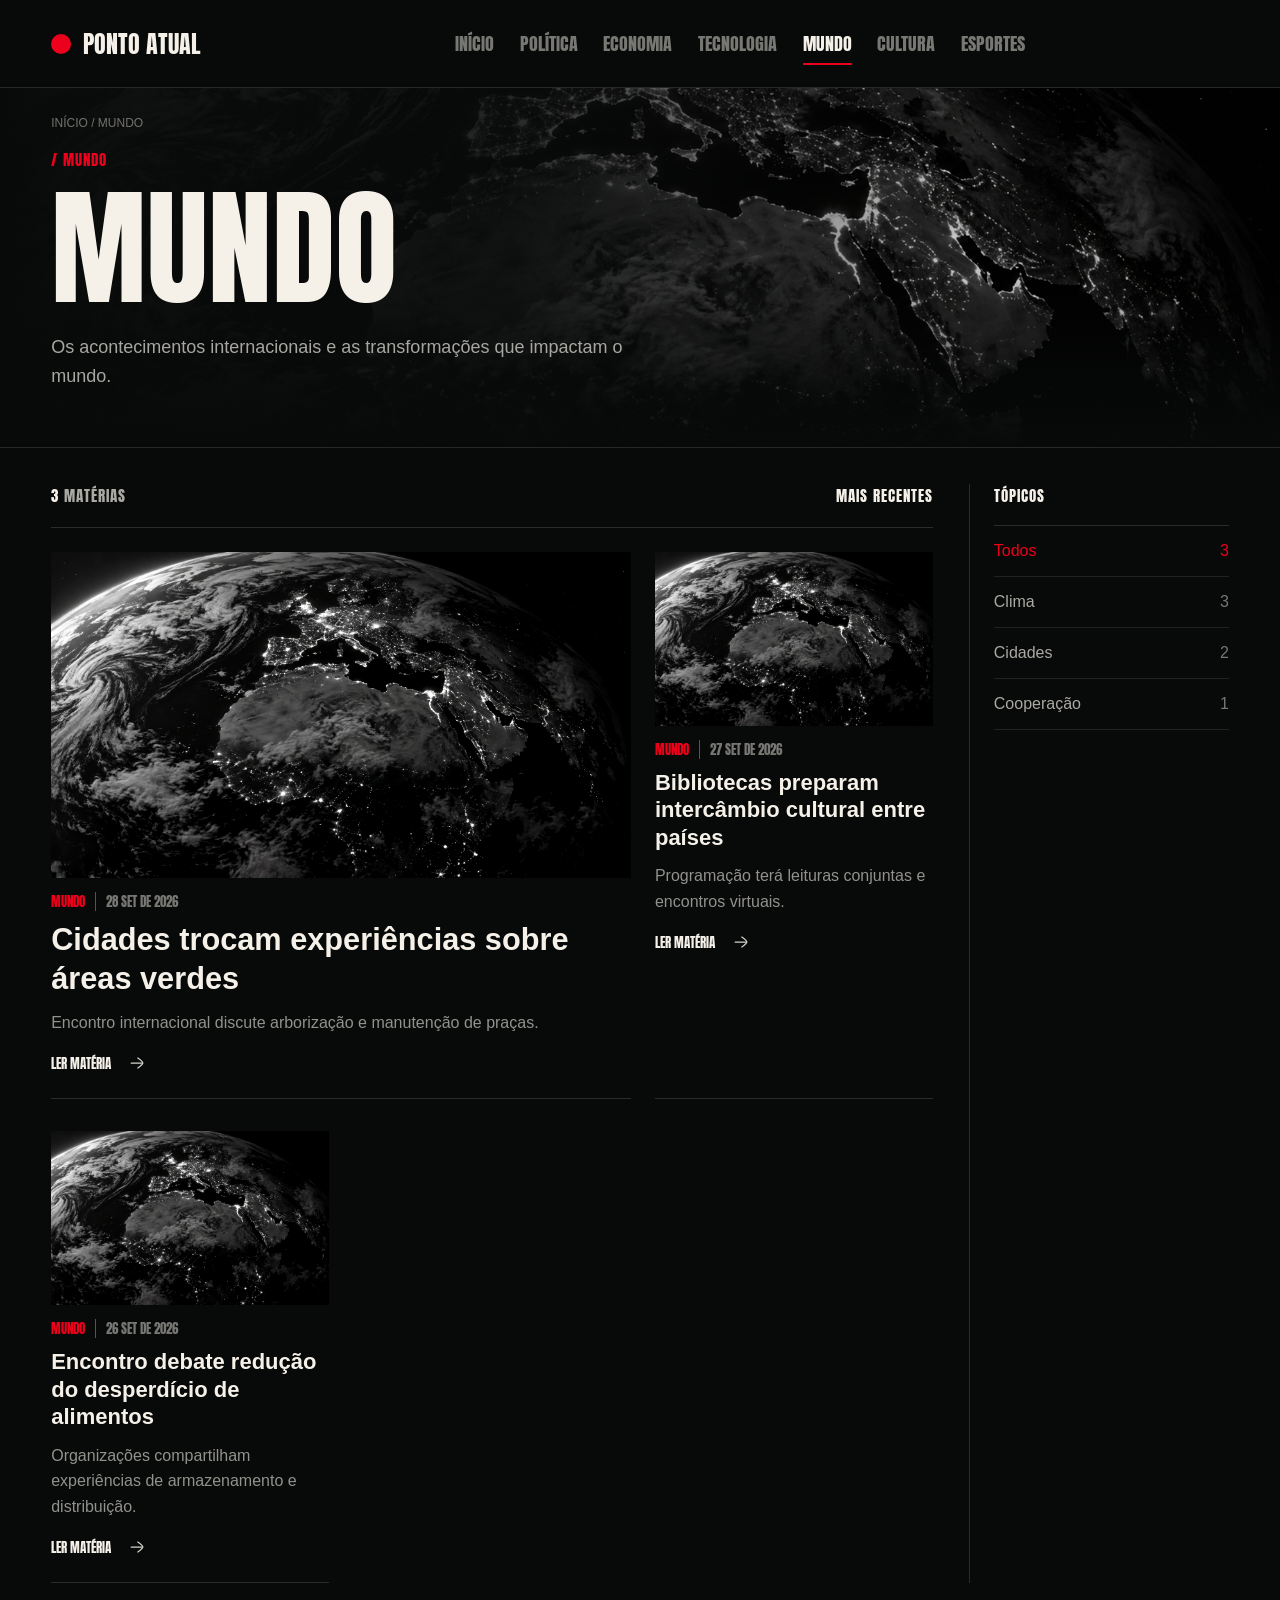
<file: pages/mundo/index.html>
<!doctype html>
<html lang="pt-BR">
  <head>
    <meta charset="UTF-8" />
    <meta name="viewport" content="width=device-width, initial-scale=1.0" />
    <title>Mundo | Ponto Atual</title>
    <link rel="stylesheet" href="../../styles/style.css" />
    <link rel="stylesheet" href="../../styles/categorias/style.css" />
  </head>
  <body class="technology-page" data-category="Mundo">
    <header class="category-header">
      <a class="category-header__brand" href="../../index.html"
        ><span class="category-header__dot"></span>Ponto Atual</a
      >
      <nav class="category-header__nav">
        <a href="../../index.html">Início</a
        ><a href="../politica/index.html">Política</a
        ><a href="../economia/index.html">Economia</a
        ><a href="../tecnologia/index.html">Tecnologia</a
        ><a class="is-active" href="index.html">Mundo</a
        ><a href="../cultura/index.html">Cultura</a
        ><a href="../esportes/index.html">Esportes</a>
      </nav>

    </header>
    <main>
      <section class="category-hero">
        <div class="category-hero__content">
          <p class="category-hero__breadcrumb">Início / Mundo</p>
          <p class="category-hero__eyebrow">/ Mundo</p>
          <h1 id="category-title">Mundo</h1>
          <p class="category-hero__summary">
            Os acontecimentos internacionais e as transformações que impactam o
            mundo.
          </p>
        </div>
        <div class="category-hero__art"></div>
      </section>
      <section class="category-content">
        <div class="category-content__main">
          <div class="category-content__bar">
            <h2><span id="article-count">0</span> matérias</h2>
            <span class="category-content__recent">Mais recentes</span>
          </div>
          <div class="category-grid" id="category-grid"></div>
        </div>
        <aside class="category-topics">
          <h2>Tópicos</h2>
          <ul>
            <li class="is-active">
              <span>Todos</span><b id="topic-total">0</b>
            </li>
            <li><span>Clima</span><b>3</b></li>
            <li><span>Cidades</span><b>2</b></li>
            <li><span>Cooperação</span><b>1</b></li>
          </ul>
        </aside>
      </section>
    </main>
    <script src="../../javascript/noticias.js"></script>
    <script src="../../javascript/categorias.js"></script>
  </body>
</html>
</file>
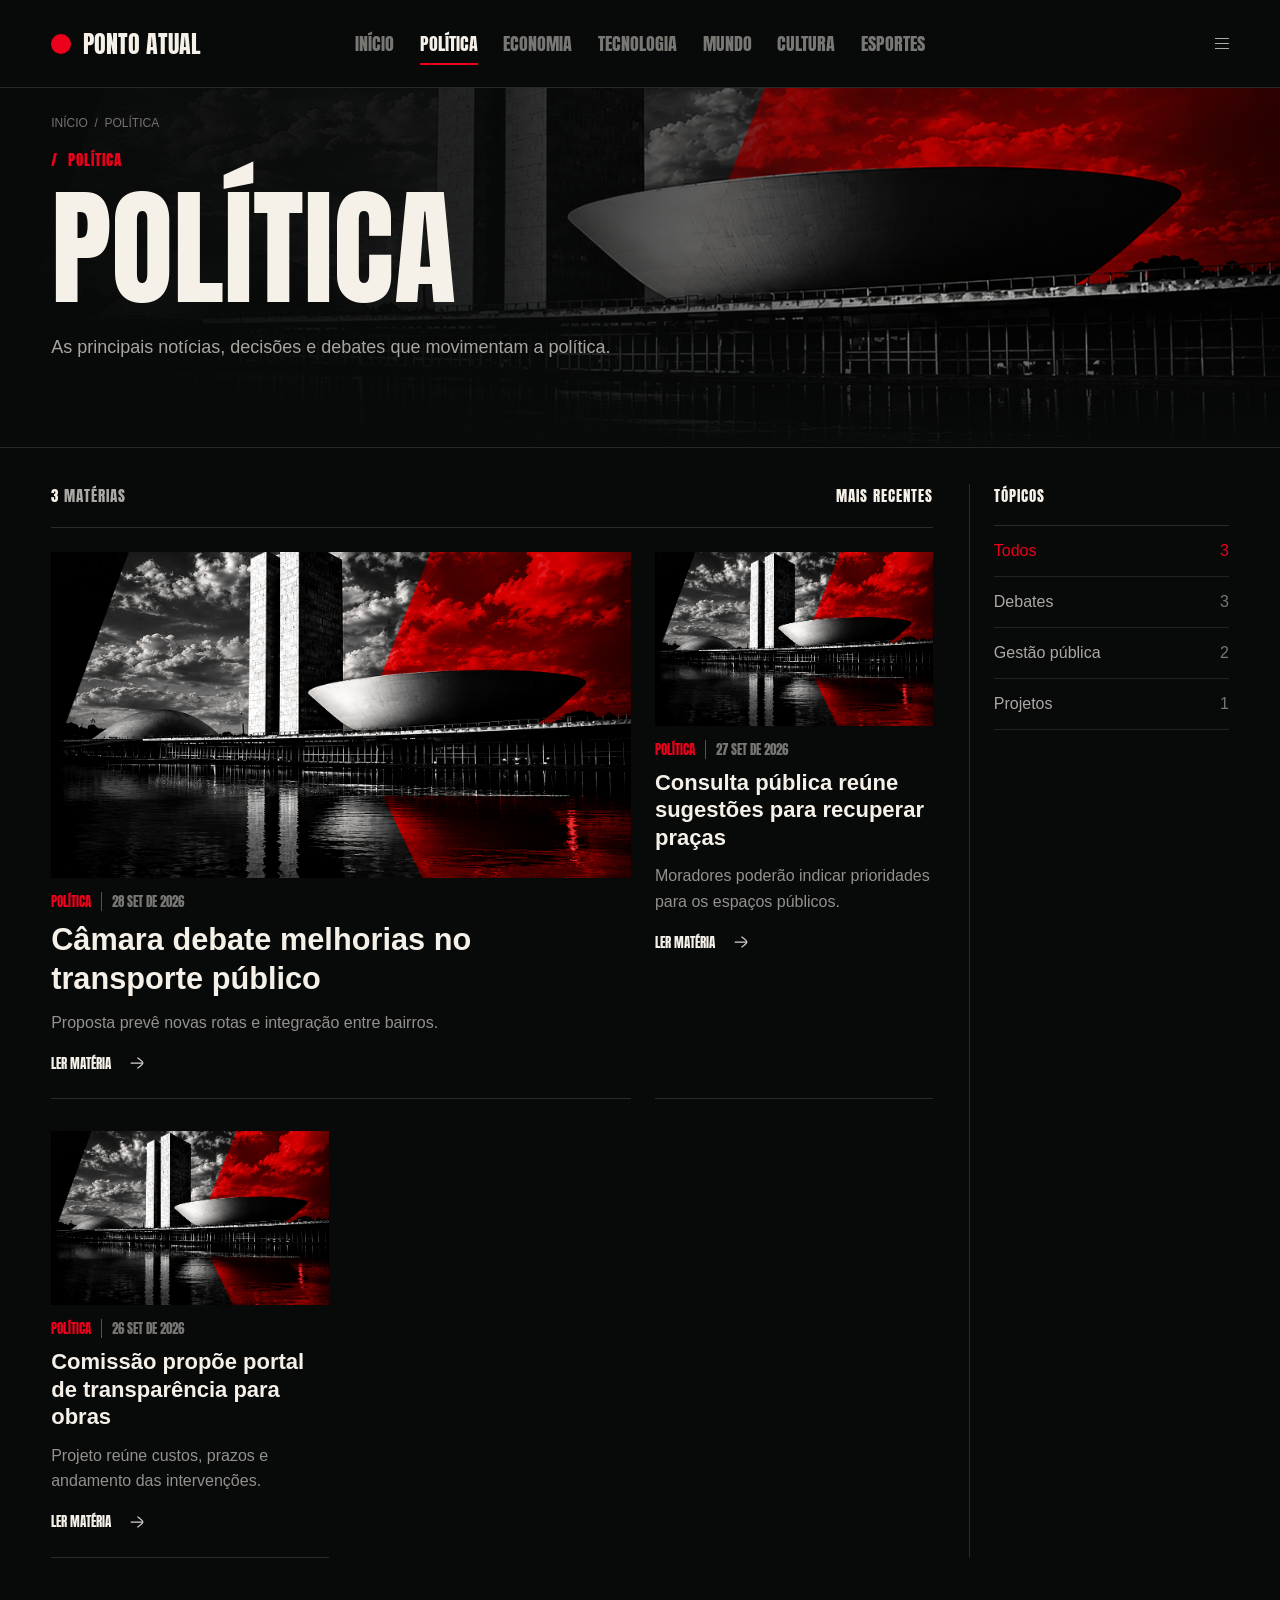
<file: pages/politica/index.html>
<!doctype html>
<html lang="pt-BR">
  <head>
    <meta charset="UTF-8" />
    <meta name="viewport" content="width=device-width, initial-scale=1.0" />
    <title>Política | Ponto Atual</title>
    <link rel="stylesheet" href="../../styles/style.css" />
    <link rel="stylesheet" href="../../styles/categorias/style.css" />
  </head>
  <body class="technology-page" data-category="Política">
    <header class="category-header">
      <a
        class="category-header__brand"
        href="../../index.html"
        aria-label="Ponto Atual, início"
        ><span class="category-header__dot" aria-hidden="true"></span>Ponto
        Atual</a
      >
      <nav class="category-header__nav" aria-label="Editorias">
        <a href="../../index.html">Início</a
        ><a class="is-active" href="../politica/index.html" aria-current="page"
          >Política</a
        ><a href="../economia/index.html">Economia</a
        ><a href="../tecnologia/index.html">Tecnologia</a
        ><a href="../mundo/index.html">Mundo</a
        ><a href="../cultura/index.html">Cultura</a
        ><a href="../esportes/index.html">Esportes</a>
      </nav>
      <div class="category-header__tools" aria-hidden="true">
        <span class="category-header__menu"></span>
      </div>
    </header>
    <main>
      <section class="category-hero" aria-labelledby="category-title">
        <div class="category-hero__content">
          <p class="category-hero__breadcrumb">Início&nbsp; / &nbsp;Política</p>
          <p class="category-hero__eyebrow">/ &nbsp;Política</p>
          <h1 id="category-title">Política</h1>
          <p class="category-hero__summary">
            As principais notícias, decisões e debates que movimentam a
            política.
          </p>
        </div>
        <div class="category-hero__art" aria-hidden="true"></div>
      </section>
      <section class="category-content" aria-labelledby="articles-title">
        <div class="category-content__main">
          <div class="category-content__bar">
            <h2 id="articles-title">
              <span id="article-count">0</span> matérias
            </h2>
            <span class="category-content__recent">Mais recentes</span>
          </div>
          <div class="category-grid" id="category-grid"></div>
        </div>
        <aside class="category-topics" aria-labelledby="topics-title">
          <h2 id="topics-title">Tópicos</h2>
          <ul>
            <li class="is-active">
              <span>Todos</span><b id="topic-total">0</b>
            </li>
            <li><span>Debates</span><b>3</b></li>
            <li><span>Gestão pública</span><b>2</b></li>
            <li><span>Projetos</span><b>1</b></li>
          </ul>
        </aside>
      </section>
    </main>
    <script src="../../javascript/noticias.js"></script>
    <script src="../../javascript/categorias.js"></script>
  </body>
</html>
</file>
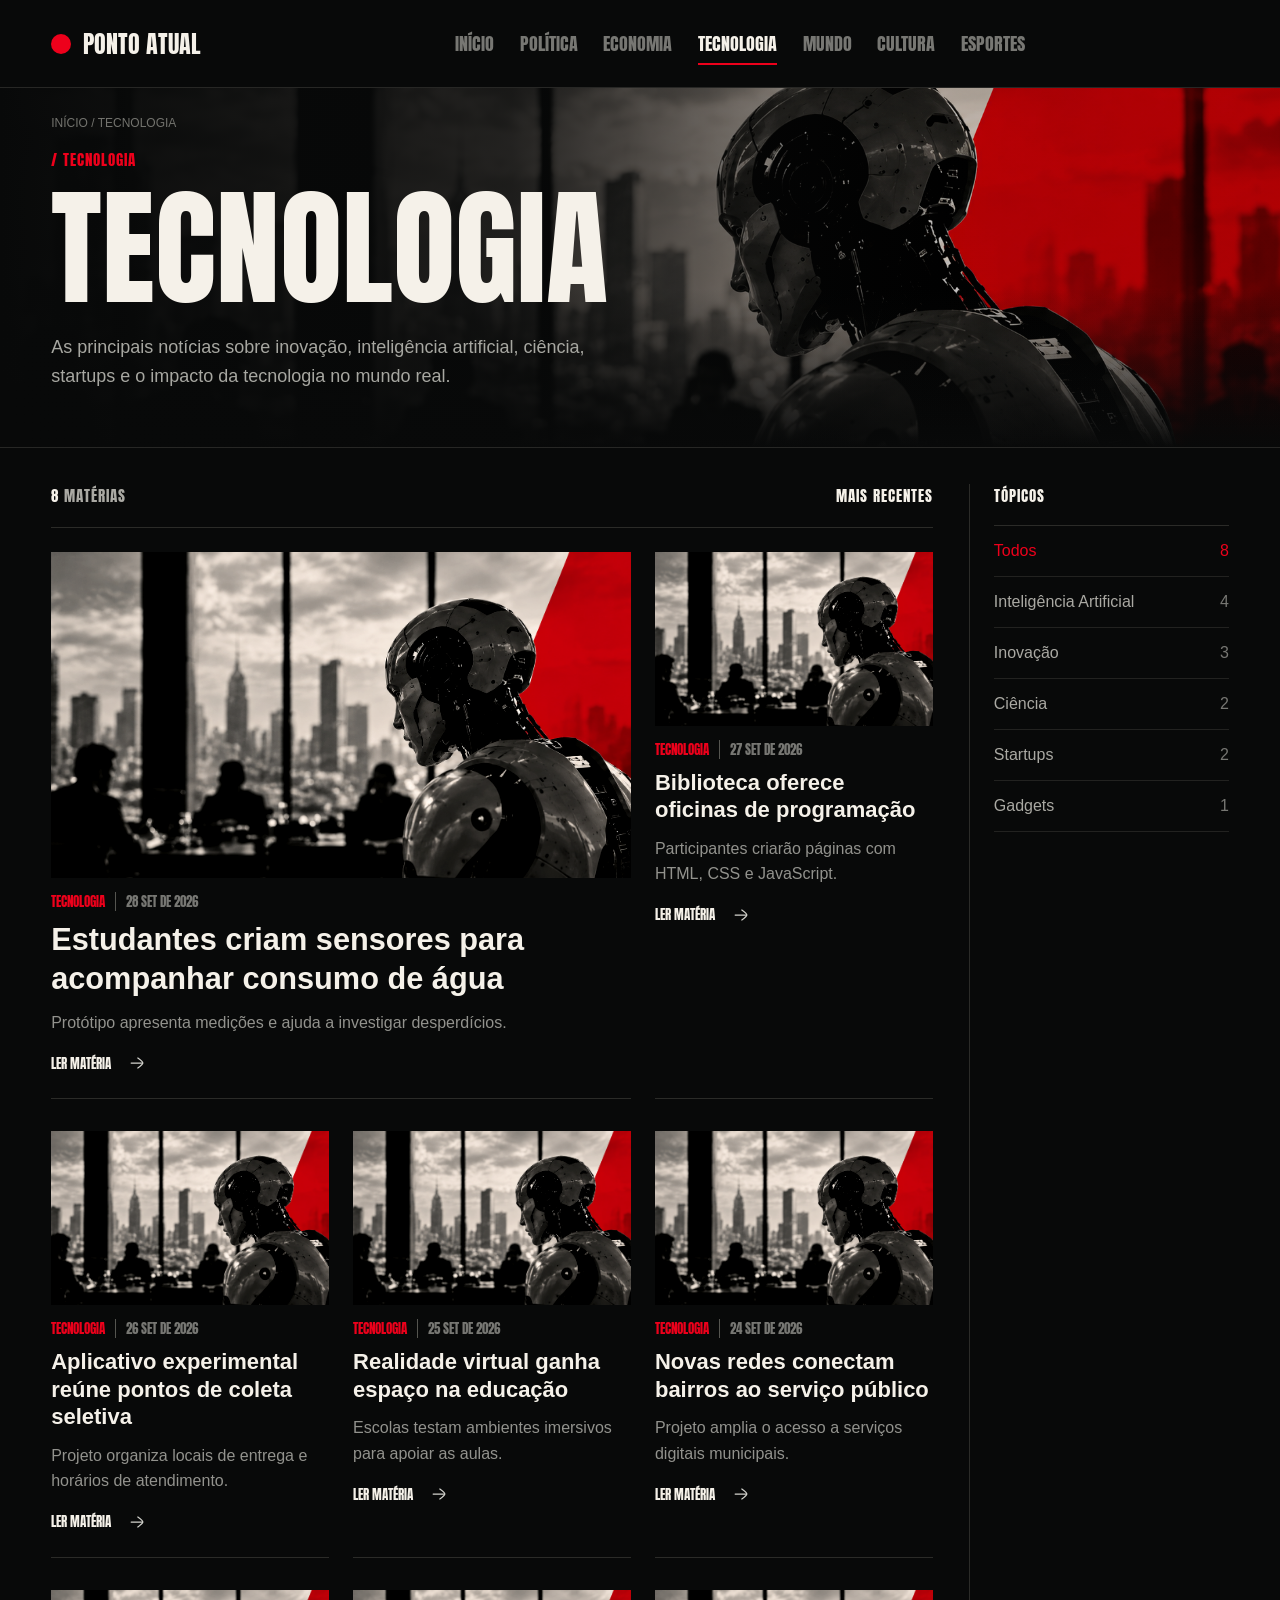
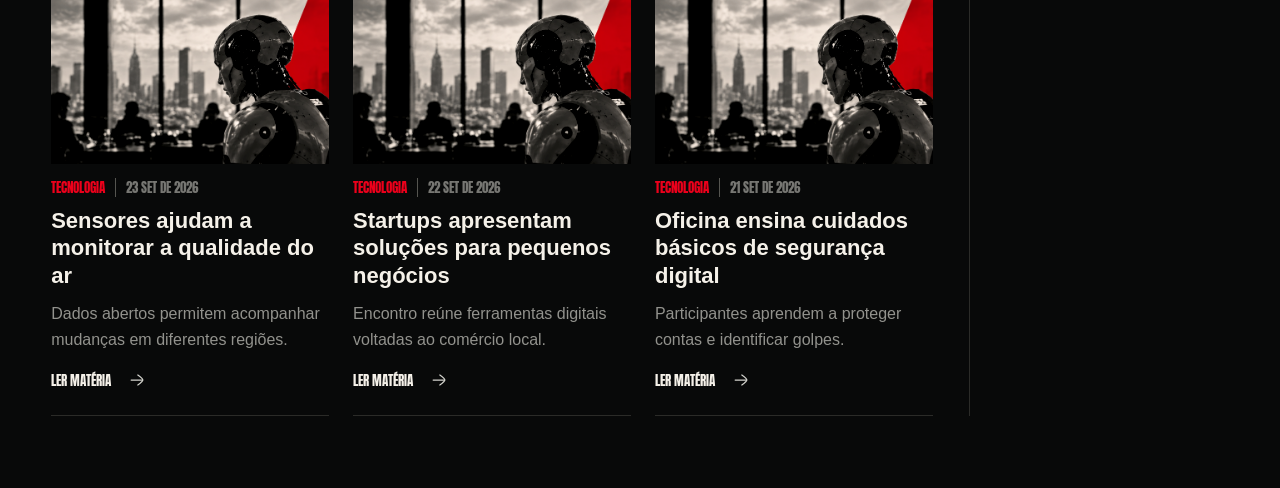
<file: pages/tecnologia/index.html>
<!doctype html>
<html lang="pt-BR">
  <head>
    <meta charset="UTF-8" />
    <meta name="viewport" content="width=device-width, initial-scale=1.0" />
    <meta name="description" content="Notícias de tecnologia do Ponto Atual." />
    <title>Tecnologia | Ponto Atual</title>
    <link
      rel="preload"
      href="../../assets/anton.ttf"
      as="font"
      type="font/ttf"
      crossorigin
    />
    <link rel="stylesheet" href="../../styles/style.css" />
    <link rel="stylesheet" href="../../styles/categorias/style.css" />
  </head>
  <body class="technology-page" data-category="Tecnologia">
    <header class="category-header">
      <a class="category-header__brand" href="../../index.html"
        ><span class="category-header__dot"></span>Ponto Atual</a
      >
      <nav class="category-header__nav">
        <a href="../../index.html">Início</a
        ><a href="../politica/index.html">Política</a
        ><a href="../economia/index.html">Economia</a
        ><a class="is-active" href="index.html">Tecnologia</a
        ><a href="../mundo/index.html">Mundo</a
        ><a href="../cultura/index.html">Cultura</a
        ><a href="../esportes/index.html">Esportes</a>
      </nav>
    </header>
    <main>
      <section class="category-hero">
        <div class="category-hero__content">
          <p class="category-hero__breadcrumb">Início / Tecnologia</p>
          <p class="category-hero__eyebrow">/ Tecnologia</p>
          <h1 id="category-title">Tecnologia</h1>
          <p class="category-hero__summary">
            As principais notícias sobre inovação, inteligência artificial,
            ciência, startups e o impacto da tecnologia no mundo real.
          </p>
        </div>
        <div class="category-hero__art"></div>
      </section>
      <section class="category-content">
        <div class="category-content__main">
          <div class="category-content__bar">
            <h2><span id="article-count">0</span> matérias</h2>
            <span class="category-content__recent">Mais recentes</span>
          </div>
          <div class="category-grid" id="category-grid"></div>
        </div>
        <aside class="category-topics">
          <h2>Tópicos</h2>
          <ul>
            <li class="is-active">
              <span>Todos</span><b id="topic-total">0</b>
            </li>
            <li><span>Inteligência Artificial</span><b>4</b></li>
            <li><span>Inovação</span><b>3</b></li>
            <li><span>Ciência</span><b>2</b></li>
            <li><span>Startups</span><b>2</b></li>
            <li><span>Gadgets</span><b>1</b></li>
          </ul>
        </aside>
      </section>
    </main>
    <script src="../../javascript/noticias.js"></script>
    <script src="../../javascript/categorias.js"></script>
  </body>
</html>
</file>
<file: styles/style.css>
@font-face {
  font-family: Anton;
  src: url("../assets/anton.ttf") format("truetype");
  font-weight: 400;
  font-style: normal;
  font-display: swap;
}

:root {
  color-scheme: dark;
  --paper: #f5f1e9;
  --red: #ed001b;
}
* {
  box-sizing: border-box;
}
body {
  margin: 0;
  background: #0a0a09;
  color: var(--paper);
  font-family: Arial, Helvetica, sans-serif;
}
a {
  color: inherit;
  text-decoration: none;
}

a:focus-visible {
  outline: 2px solid var(--red);
  outline-offset: 6px;
}

.icon-arrow {
  display: inline-block;
  flex: 0 0 auto;
  width: 1.45em;
  height: 1.45em;
  object-fit: contain;
  vertical-align: middle;
}

.icon-arrow--up {
  transform: rotate(-90deg);
}

/* Cada secao ocupa ao menos uma tela e cresce com o conteudo. */
section {
  min-height: 100vh;
  overflow: visible;
}

@media (max-height: 650px) and (min-width: 761px) {
  section {
    min-height: auto;
  }
}
</file>
<file: styles/home/heroSection.css>
.hero {
  position: relative;
  overflow: hidden;
  isolation: isolate;
}
.hero__background,
.hero__shade {
  position: absolute;
  inset: 0;
  z-index: -1;
  pointer-events: none;
}
.hero__background {
  background: url("../../assets/images/heroIMG.png") center center / cover
    no-repeat;
}
.hero__shade {
  background:
    linear-gradient(0deg, rgba(0, 0, 0, 0.86), transparent 30%),
    linear-gradient(90deg, rgba(0, 0, 0, 0.48), transparent 65%),
    linear-gradient(180deg, rgba(0, 0, 0, 0.28), transparent 40%);
}
.header {
  display: flex;
  align-items: center;
  padding: 25px 3%;
  gap: 40px;
}
.brand {
  display: inline-flex;
  align-items: center;
  gap: 9px;
  font-family: Anton, Impact, sans-serif;
  font-size: 20px;
  text-transform: uppercase;
  white-space: nowrap;
}
.brand__dot {
  width: 17px;
  height: 17px;
  background: var(--red);
  border-radius: 50%;
}
.navigation {
  position: absolute;
  left: 50%;
  transform: translateX(-50%);
  display: flex;
  gap: clamp(16px, 2vw, 30px);
  align-items: center;
}
.navigation a {
  position: relative;
  padding: 8px 0;
  font:
    16px Anton,
    Impact,
    sans-serif;
  letter-spacing: 1.6px;
  text-transform: uppercase;
  color: #999995;
  transition: color 180ms ease;
}
.navigation a::after {
  content: "";
  position: absolute;
  right: -6px;
  bottom: 0;
  left: -6px;
  height: 2px;
  background: var(--red);
  opacity: 0;
  transition: opacity 180ms ease;
}
.navigation a:hover,
.navigation a:focus-visible {
  color: var(--paper);
}
.navigation a:hover::after,
.navigation a:focus-visible::after {
  opacity: 1;
}
.navigation .navigation__active {
  color: var(--paper);
}
.navigation .navigation__active::after {
  opacity: 1;
}
.masthead {
  position: absolute;
  top: 15%;
  left: 3.2%;
  right: 3.2%;
  display: flex;
  align-items: center;
  gap: 3.5%;
}
.tagline {
  flex: 0 0 9%;
  margin: 0;
  padding: 45px 0 12px 16px;
  border-left: 1px solid #858580;
  font:
    clamp(9px, 0.85vw, 13px)/1.5 Anton,
    Impact,
    sans-serif;
  letter-spacing: 1.7px;
  text-transform: uppercase;
}
.hero h1 {
  margin: 0;
  white-space: nowrap;
  font-family: Anton, Impact, "Arial Narrow", sans-serif;
  font-size: clamp(90px, 15.7vw, 270px);
  font-weight: 400;
  line-height: 1.08;
  letter-spacing: -0.055em;
  text-transform: uppercase;
}
.featured {
  position: absolute;
  left: 9.5%;
  top: 50%;
  max-width: 480px;
}
.featured__category {
  margin: 0 0 10px;
  color: var(--red);
  font:
    12px Anton,
    Impact,
    sans-serif;
  text-transform: uppercase;
  letter-spacing: 1.5px;
}
.featured h2 {
  margin: 0 0 10px;
  font-size: clamp(22px, 2vw, 32px);
  line-height: 1.16;
  letter-spacing: -0.4px;
}
.featured__summary {
  margin: 0;
  color: #b8b8b3;
  font-size: 14px;
  line-height: 1.65;
}
.read-more {
  display: flex;
  align-items: center;
  gap: 20px;
  width: fit-content;
  margin-top: 22px;
  padding: 0 0 8px;
  border: 0;
  border-bottom: 2px solid var(--red);
  background: transparent;
  color: var(--paper);
  font:
    11px Anton,
    Impact,
    sans-serif;
  letter-spacing: 2px;
  text-transform: uppercase;
  opacity: 1;
  transition:
    color 180ms ease,
    border-color 180ms ease;
}
.read-more:hover,
.read-more:focus-visible {
  color: var(--red);
  border-color: var(--paper);
}
.read-more .icon-arrow {
  width: 22px;
  height: 22px;
  transition: transform 180ms ease;
}
.read-more:hover .icon-arrow,
.read-more:focus-visible .icon-arrow {
  transform: translateX(5px);
}

.container-images {
  position: relative;
  display: flex;
  min-height: 100vh;
  align-items: center;
  justify-content: center;
  transition: all 0.5s ease-out;
}

.carousel-preview {
  position: absolute;
  right: clamp(72px, 9%, 150px);
  bottom: clamp(112px, 15%, 150px);
  z-index: 1;
  width: min(38vw, 490px);
  max-width: calc(100% - 180px);
  padding-top: 10px;
  border-top: 1px solid rgba(245, 241, 233, 0.35);
}
.carousel-preview__track {
  display: flex;
  gap: 10px;
  overflow-x: auto;
  scroll-snap-type: x mandatory;
  scrollbar-color: var(--red) transparent;
  scrollbar-width: thin;
}
.carousel-preview__item {
  flex: 1 0 22%;
  min-width: 0;
  margin: 0;
  opacity: 0.62;
  scroll-snap-align: start;
  transition: opacity 180ms ease;
}
.carousel-preview__item:hover,
.carousel-preview__item.is-active {
  opacity: 1;
}
.carousel-preview__item img {
  display: block;
  width: 100%;
  aspect-ratio: 16 / 9;
  border: 1px solid transparent;
  object-fit: cover;
  filter: saturate(0.72);
  transition:
    border-color 180ms ease,
    filter 180ms ease;
}
.carousel-preview__item.is-active img {
  border-color: var(--red);
  filter: saturate(1);
}
.carousel-preview__item figcaption {
  display: flex;
  gap: 6px;
  margin-top: 7px;
  color: #d4d0c8;
  font:
    10px Anton,
    Impact,
    sans-serif;
  letter-spacing: 1px;
  text-transform: uppercase;
  white-space: nowrap;
}
.carousel-preview__item figcaption span {
  color: var(--red);
}

.carousel-arrow {
  position: absolute;
  top: 48%;
  z-index: 2;
  display: grid;
  place-items: center;
  width: 40px;
  height: 40px;
  padding: 0;
  border: 1px solid rgba(245, 241, 233, 0.3);
  border-radius: 50%;
  background: rgba(10, 10, 9, 0.72);
  color: #d4d4ce;
  font-size: 23px;
  cursor: pointer;
  transition: all 0.3s ease-out;
}
.carousel-arrow:hover {
  border-color: var(--red);
  background: var(--red);
  color: var(--paper);
}
.carousel-arrow__icon {
  display: block;
  width: 18px;
  height: 18px;
  object-fit: contain;
}
.carousel-arrow--previous {
  left: 2%;
}
.carousel-arrow--next {
  right: 2%;
}
@media (max-width: 1000px) {
  .header {
    flex-wrap: wrap;
    gap: 18px;
  }
  .navigation {
    position: static;
    transform: none;
    margin-left: auto;
    gap: 17px;
  }
  .navigation a {
    font-size: 9px;
    letter-spacing: 1px;
  }
  .carousel-preview {
    right: 8%;
    width: 42vw;
  }
}
@media (max-width: 700px) {
  .header {
    padding: 22px 6%;
  }
  .brand {
    font-size: 20px;
  }
  .navigation {
    width: 100%;
    margin: 0;
    gap: 19px;
    overflow-x: auto;
    padding-bottom: 6px;
  }
  .navigation a {
    flex-shrink: 0;
  }
  .masthead {
    top: 20%;
    left: 6%;
    right: 6%;
    flex-direction: column;
    align-items: flex-start;
    gap: 22px;
  }
  .tagline {
    padding: 0 0 0 12px;
    font-size: 9px;
  }
  .hero h1 {
    font-size: 17.4vw;
    letter-spacing: -0.045em;
  }
  .hero__background {
    background-position: 59% center;
  }
  .hero__shade {
    background: linear-gradient(
      0deg,
      #080808 3%,
      rgba(0, 0, 0, 0.6) 42%,
      transparent 75%
    );
  }
  .featured {
    top: auto;
    bottom: 45%;
    left: 10%;
    right: 10%;
  }
  .featured h2 {
    font-size: 25px;
  }
  .featured__summary {
    font-size: 13px;
  }
  .desktop-break {
    display: none;
  }
  .carousel-arrow {
    top: 49%;
    width: 30px;
    height: 30px;
    font-size: 19px;
  }
  .carousel-arrow__icon {
    width: 14px;
    height: 14px;
  }
  .carousel-preview {
    right: 6%;
    bottom: 15%;
    left: 6%;
    width: auto;
    max-width: none;
  }
  .carousel-preview__item {
    flex: 0 0 29%;
    min-width: 84px;
  }
  .carousel-preview__item figcaption {
    gap: 4px;
    font-size: 9px;
  }
}

/* Em telas baixas, o fluxo normal evita sobreposição dos textos. */
@media (max-height: 700px) {
  .hero {
    overflow: visible;
  }
  .header {
    padding-top: 16px;
    padding-bottom: 16px;
  }
  .masthead {
    position: relative;
    top: auto;
    left: auto;
    right: auto;
    margin: 12px 3.2% 22px;
  }
  .tagline {
    padding-top: 20px;
    padding-bottom: 8px;
  }
  .hero h1 {
    font-size: min(15.7vw, 23vh);
  }
  .container-images {
    display: block;
    min-height: auto;
    padding: 0 0 24px;
  }
  .featured {
    position: relative;
    top: auto;
    bottom: auto;
    left: auto;
    right: auto;
    max-width: 620px;
    margin: 0 9.5%;
  }
  .featured h2 {
    font-size: clamp(22px, 2vw, 28px);
  }
  .featured__summary {
    line-height: 1.45;
  }
  .read-more {
    margin-top: 16px;
  }
  .carousel-preview {
    position: static;
    width: auto;
    max-width: none;
    margin: 22px 9.5% 0;
  }
}

@media (max-height: 650px) and (min-width: 761px) {
  .masthead {
    gap: 2.4%;
    margin-bottom: 18px;
  }
  .tagline {
    flex-basis: auto;
    padding-top: 14px;
    font-size: 9px;
    line-height: 1.35;
  }
  .hero h1 {
    font-size: clamp(68px, 12vw, 142px);
    line-height: 0.98;
  }
  .featured h2 {
    font-size: clamp(20px, 1.8vw, 25px);
  }
  .featured__summary {
    max-width: 560px;
    font-size: 13px;
  }
  .carousel-arrow {
    top: 50%;
  }
}
</file>
<file: styles/home/ultimasNoticias.css>
.latest {
  max-width: 1600px;
  margin: 0 auto;
  padding: clamp(20px, 4vh, 48px) 3%;
}
.latest__heading {
  display: flex;
  align-items: flex-start;
  justify-content: space-between;
  margin-bottom: clamp(12px, 2vh, 24px);
}
.latest h2 {
  margin: 0;
  padding-left: 22px;
  border-left: 1px solid var(--paper);
  font:
    400 clamp(42px, min(6.3vw, 10vh), 92px)/1.03 Anton,
    Impact,
    sans-serif;
  text-transform: uppercase;
  letter-spacing: -0.025em;
}
.latest__grid {
  display: grid;
  grid-template-columns: 1fr 1fr;
  gap: 40px;
}
.latest__list {
  border-left: 1px solid #393936;
  padding-left: 24px;
  margin-top: calc(-1 * clamp(84px, min(12.6vw, 20vh), 184px));
}
.news-image {
  position: relative;
  overflow: hidden;
  isolation: isolate;
  background: #20201e;
  aspect-ratio: 2.25;
}
.news-image img {
  display: block;
  width: 100%;
  height: 100%;
  object-fit: cover;
}
.news-image--original img {
  filter: none;
}
.news-image--original::after {
  display: none;
}
.news-image__number {
  position: absolute;
  bottom: 0;
  left: 0;
  right: 0;
  z-index: 1;
  padding: 18px 12px 10px;
  background: linear-gradient(transparent, #000a);
  font:
    12px Anton,
    Impact,
    sans-serif;
  letter-spacing: 1px;
}
.news-meta {
  display: flex;
  flex-wrap: wrap;
  gap: 12px;
  margin: 13px 0 8px;
  font:
    12px Anton,
    Impact,
    sans-serif;
  letter-spacing: 1px;
  text-transform: uppercase;
}
.news-meta > span {
  color: var(--red);
}
.news-meta time {
  color: #999995;
  border-left: 1px solid #777772;
  padding-left: 12px;
}
.latest h3 {
  margin: 0;
  font-size: clamp(23px, 2.5vw, 34px);
  line-height: 1.15;
  letter-spacing: -0.5px;
}
.news-summary {
  margin: 10px 0 0;
  color: #a4a49e;
  font-size: 15px;
  line-height: 1.45;
}
.latest__link {
  display: inline-flex;
  gap: 24px;
  align-items: center;
  background: none;
  border: 0;
  border-bottom: 2px solid var(--red);
  padding: 0 0 7px;
  margin-top: 24px;
  color: var(--paper);
  opacity: 1;
  font:
    12px Anton,
    Impact,
    sans-serif;
  text-transform: uppercase;
  letter-spacing: 1.5px;
  transition:
    color 180ms ease,
    border-color 180ms ease;
}
.latest__link:hover,
.latest__link:focus-visible {
  color: var(--red);
  border-color: var(--paper);
}
.latest__link .icon-arrow {
  width: 24px;
  height: 24px;
  transition: transform 180ms ease;
}
.latest__link:hover .icon-arrow,
.latest__link:focus-visible .icon-arrow {
  transform: translateX(5px);
}
.news-row {
  display: grid;
  grid-template-columns: 40% minmax(0, 1fr) 18px;
  gap: 18px;
  padding: clamp(10px, 2vh, 17px) 0;
  border-bottom: 1px solid #393936;
  color: inherit;
  transition:
    border-color 180ms ease,
    transform 180ms ease;
}
.news-row:hover,
.news-row:focus-visible {
  border-color: var(--red);
  transform: translateX(4px);
}
.news-row:hover h3,
.news-row:focus-visible h3 {
  color: var(--red);
}
.news-row:first-child {
  padding-top: 0;
}
.news-row:last-child {
  border-bottom: 0;
  padding-bottom: 0;
}
.news-row .news-image {
  aspect-ratio: 1.8;
  align-self: start;
}
.news-row .news-meta {
  margin-top: 0;
  gap: 9px;
  font-size: 10px;
}
.news-row .news-meta time {
  padding-left: 9px;
}
.news-row h3 {
  font-size: clamp(17px, 1.7vw, 24px);
  letter-spacing: -0.25px;
}
.news-row .news-summary {
  font-size: 13px;
  line-height: 1.35;
  margin-top: 8px;
}
.news-row__arrow {
  width: 18px;
  height: 18px;
  align-self: center;
  object-fit: contain;
  transition: transform 180ms ease;
}
.news-row:hover .news-row__arrow,
.news-row:focus-visible .news-row__arrow {
  transform: translateX(4px);
}
@media (max-width: 1000px) {
  .latest__grid {
    gap: 25px;
  }
  .latest__list {
    padding-left: 20px;
  }
  .news-row {
    grid-template-columns: 35% minmax(0, 1fr);
    gap: 12px;
  }
  .news-row__arrow {
    display: none;
  }
  .news-lead__break {
    display: none;
  }
}
@media (max-width: 760px) {
  .latest {
    padding: clamp(20px, 4vh, 42px) 6%;
  }
  .latest__grid {
    grid-template-columns: 1fr;
    gap: 32px;
  }
  .latest__list {
    margin-top: 0;
    padding-left: 0;
    border-left: 0;
  }
  .latest h2 {
    padding-left: 16px;
  }
  .news-row {
    grid-template-columns: 36% minmax(0, 1fr);
    padding: 20px 0;
  }
  .news-row:first-child {
    padding-top: 20px;
    border-top: 1px solid #393936;
  }
  .news-row .news-image {
    aspect-ratio: 1.2;
  }
  .news-row .news-meta {
    gap: 6px;
    font-size: 9px;
  }
  .news-row .news-meta time {
    padding-left: 6px;
  }
}

@media (min-width: 761px) {
  .news-lead > .news-image {
    max-height: 34vh;
  }
  .news-row .news-image {
    max-height: 17vh;
  }
}

@media (max-height: 650px) and (min-width: 761px) {
  .latest {
    padding-top: 22px;
    padding-bottom: 30px;
  }
  .latest__heading {
    margin-bottom: 14px;
  }
  .latest h2 {
    font-size: clamp(38px, 5vw, 64px);
  }
  .latest__grid {
    align-items: start;
    gap: 28px;
  }
  .latest__list {
    margin-top: -56px;
  }
  .news-lead > .news-image {
    max-height: 28vh;
  }
  .news-row {
    gap: 14px;
    padding: 9px 0;
  }
  .news-row .news-image {
    max-height: 12vh;
  }
  .news-row h3 {
    font-size: clamp(16px, 1.4vw, 20px);
  }
  .news-row .news-summary {
    display: -webkit-box;
    overflow: hidden;
    -webkit-box-orient: vertical;
    -webkit-line-clamp: 1;
  }
  .latest__link {
    margin-top: 18px;
  }
}
</file>
<file: styles/home/featuredSection.css>
.featured-section {
  position: relative;
  isolation: isolate;
  padding: 24px 3.5% 40px;
  background: #080909;
}

.featured-section__background {
  position: absolute;
  inset: 0;
  z-index: -1;
  width: 100%;
  height: 100%;
  object-fit: cover;
  object-position: center;
}

.featured-section__header {
  display: flex;
  align-items: flex-start;
  justify-content: space-between;
  gap: 24px;
}

.featured-section__content {
  margin-top: clamp(30px, 9vh, 100px);
  max-width: 760px;
  padding-bottom: 24px;
}

.featured-section__category {
  margin: 0 0 20px;
  color: var(--red);
  font:
    14px Anton,
    Impact,
    sans-serif;
  letter-spacing: 1.6px;
  text-transform: uppercase;
}
.featured-section__category::after {
  content: "";
  display: block;
  width: 30px;
  height: 2px;
  margin-top: 10px;
  background: var(--red);
}

.featured-section h2 {
  margin: 0;
  font:
    400 clamp(36px, min(5.2vw, 8.5vh), 78px)/1.08 Anton,
    Impact,
    sans-serif;
  letter-spacing: -0.025em;
  text-transform: uppercase;
}
.featured-section h2 > span {
  color: var(--red);
}

.featured-section__summary {
  max-width: 430px;
  margin: 18px 0 0;
  color: #b5b5ae;
  font-size: clamp(14px, 1.5vw, 19px);
  line-height: 1.5;
}

.featured-section__link {
  display: inline-flex;
  align-items: center;
  gap: 24px;
  margin-top: clamp(20px, 5vh, 44px);
  padding: 0 0 8px;
  border: 0;
  border-bottom: 2px solid var(--red);
  background: none;
  color: var(--paper);
  opacity: 1;
  font:
    13px Anton,
    Impact,
    sans-serif;
  letter-spacing: 1.7px;
  text-transform: uppercase;
  transition:
    color 180ms ease,
    border-color 180ms ease;
}
.featured-section__link:hover,
.featured-section__link:focus-visible {
  color: var(--red);
  border-color: var(--paper);
}
.featured-section__link .icon-arrow {
  width: 26px;
  height: 26px;
  transition: transform 180ms ease;
}
.featured-section__link:hover .icon-arrow,
.featured-section__link:focus-visible .icon-arrow {
  transform: translateX(5px);
}

@media (max-width: 700px) {
  .featured-section {
    padding: 24px 7% 32px;
  }
  .featured-section__background {
    object-position: 58% center;
    opacity: 0.6;
  }
  .featured-section__content {
    margin-top: 12vh;
  }
  .featured-section h2 {
    font-size: clamp(28px, 7.3vw, 50px);
  }
  .featured-section__summary {
    max-width: 340px;
  }
}

@media (max-height: 550px) {
  .featured-section__content {
    margin-top: 24px;
  }
  .featured-section__category {
    margin-bottom: 12px;
  }
  .featured-section__link {
    margin-top: 20px;
  }
}

@media (max-height: 650px) and (min-width: 761px) {
  .featured-section {
    padding-top: 22px;
    padding-bottom: 30px;
  }
  .featured-section__content {
    max-width: 680px;
    margin-top: 36px;
    padding-bottom: 0;
  }
  .featured-section__category {
    margin-bottom: 14px;
  }
  .featured-section h2 {
    font-size: clamp(34px, 4vw, 56px);
  }
  .featured-section__summary {
    margin-top: 12px;
    line-height: 1.4;
  }
  .featured-section__link {
    margin-top: 22px;
  }
}
</file>
<file: styles/home/topicsSection.css>
.topics-section {
  display: grid;
  grid-template-columns: 38% minmax(0, 1fr);
  background: #0a0a09;
}

.topics-section__sidebar {
  display: flex;
  flex-direction: column;
  min-width: 0;
  padding: clamp(20px, 3vh, 36px) 7% clamp(22px, 4vh, 44px) 9%;
  background: #080909;
}

.topics-section__heading {
  position: relative;
}
.topics-section__heading::before {
  content: "";
  position: absolute;
  top: 0;
  bottom: 8px;
  left: -20px;
  width: 1px;
  background: #aaa9a3;
}
.topics-section__label {
  margin: 0 0 12px;
  color: var(--red);
  font:
    13px Anton,
    Impact,
    sans-serif;
  letter-spacing: 1px;
  text-transform: uppercase;
}
.topics-section__label > span {
  color: #a7a7a1;
}
.topics-section h2 {
  margin: 0;
  font:
    400 clamp(36px, min(5.5vw, 9.5vh), 84px)/1.04 Anton,
    Impact,
    sans-serif;
  letter-spacing: -0.025em;
  text-transform: uppercase;
}
.topics-section h2 > span {
  color: var(--red);
}

.topics-section__list {
  list-style: none;
  padding: 0;
  margin: clamp(20px, 4vh, 44px) 0;
}
.topics-section__list li {
  position: relative;
  border-bottom: 1px solid #393936;
  font:
    clamp(15px, 1.7vw, 22px) Anton,
    Impact,
    sans-serif;
  letter-spacing: 0.6px;
  text-transform: uppercase;
}
.topics-section__item {
  display: grid;
  grid-template-columns: 32px minmax(0, 1fr) 34px;
  align-items: center;
  gap: 16px;
  min-height: 64px;
  padding: clamp(10px, 2vh, 20px) clamp(18px, 3vw, 34px)
    clamp(10px, 2vh, 20px) 0;
  transition:
    background-color 180ms ease,
    color 180ms ease;
}
.topics-section__number {
  color: #8e8e88;
  transition: color 180ms ease;
}
.topics-section__name {
  transition: color 180ms ease;
}
.topics-section__arrow {
  display: block;
  width: 30px;
  height: 30px;
  justify-self: end;
  object-fit: contain;
  opacity: 0.9;
  transition:
    filter 180ms ease,
    opacity 180ms ease,
    transform 180ms ease;
}
.topics-section__item:hover,
.topics-section__item:focus-visible {
  background-color: rgba(237, 0, 27, 0.08);
  color: var(--paper);
}
.topics-section__item:hover .topics-section__number,
.topics-section__item:focus-visible .topics-section__number {
  color: var(--red);
}
.topics-section__item:hover .topics-section__name,
.topics-section__item:focus-visible .topics-section__name {
  color: var(--red);
}
.topics-section__item:hover .topics-section__arrow,
.topics-section__item:focus-visible .topics-section__arrow {
  filter: brightness(1.35);
  opacity: 1;
  transform: translateX(4px);
}
.topics-section__tagline {
  margin: auto 0 0;
  padding: 6px 0 6px 14px;
  border-left: 2px solid var(--red);
  font:
    11px/1.6 Anton,
    Impact,
    sans-serif;
  letter-spacing: 2.5px;
  text-transform: uppercase;
}

.topics-section__preview {
  position: relative;
  isolation: isolate;
  display: flex;
  align-items: flex-end;
  min-width: 0;
  min-height: 100%;
  padding: 30px 5% 30px 3%;
  background: #0a0a09;
}

.topics-section__image {
  position: absolute;
  inset: 0;
  z-index: -2;
  width: 100%;
  height: 100%;
  object-fit: cover;
  object-position: center;
  filter: saturate(0.9) contrast(1.05) brightness(0.88);
  clip-path: polygon(16% 0, 100% 0, 100% 100%, 0 100%);
}

.topics-section__preview::before {
  content: "";
  position: absolute;
  inset: 0;
  z-index: -1;
  background: linear-gradient(0deg, rgba(5, 5, 4, 0.96), transparent 58%),
    linear-gradient(90deg, rgba(5, 5, 4, 0.88), transparent 48%);
  pointer-events: none;
}

.topics-section__caption {
  display: flex;
  align-items: flex-end;
  flex-wrap: wrap;
  gap: 24px;
  width: 100%;
}
.topics-section__copy {
  flex: 1 1 340px;
}
.topics-section__category {
  margin: 0 0 12px;
  font:
    13px Anton,
    Impact,
    sans-serif;
  color: var(--red);
  text-transform: uppercase;
  letter-spacing: 0.7px;
}
.topics-section__category::after {
  content: "";
  display: block;
  width: 38px;
  height: 2px;
  margin-top: 9px;
  background: var(--red);
}
.topics-section h3 {
  margin: 0;
  font-size: clamp(23px, 2.5vw, 36px);
  line-height: 1.12;
  letter-spacing: -0.6px;
}
.topics-section__summary {
  max-width: 490px;
  margin: 12px 0 0;
  color: #aaa9a3;
  font-size: 14px;
  line-height: 1.45;
}
@media (min-width: 761px) {
  .topics-section__sidebar {
    background: #080909;
  }
}

@media (max-width: 760px) {
  .topics-section {
    grid-template-columns: 1fr;
    grid-template-rows: auto auto;
  }
  .topics-section__sidebar {
    padding: 28px 7%;
  }
  .topics-section__heading::before {
    left: -12px;
  }
  .topics-section h2 {
    font-size: clamp(40px, 10vw, 64px);
  }
  .topics-section__list {
    margin: 24px 0;
  }
  .topics-section__list li {
    font-size: 18px;
  }
  .topics-section__item {
    min-height: 56px;
    padding: 12px 18px 12px 0;
  }
  .topics-section__arrow {
    width: 26px;
    height: 26px;
  }
  .topics-section__preview {
    min-height: 480px;
    padding: 32px 7%;
  }
  .topics-section__image {
    clip-path: none;
  }
  .topics-section__caption {
    gap: 20px;
  }
}

@media (max-height: 650px) and (min-width: 761px) {
  .topics-section__sidebar {
    padding-top: 22px;
    padding-bottom: 24px;
  }
  .topics-section h2 {
    font-size: clamp(34px, 4.8vw, 60px);
  }
  .topics-section__list {
    margin: 16px 0;
  }
  .topics-section__item {
    min-height: 48px;
    padding-top: 8px;
    padding-bottom: 8px;
  }
  .topics-section__arrow {
    width: 24px;
    height: 24px;
  }
  .topics-section__tagline {
    font-size: 10px;
    line-height: 1.45;
  }
  .topics-section__preview {
    min-height: 0;
    padding-top: 24px;
    padding-bottom: 24px;
  }
  .topics-section h3 {
    font-size: clamp(22px, 2.1vw, 30px);
  }
  .topics-section__summary {
    font-size: 13px;
  }
}
</file>
<file: styles/home/footerSection.css>
.site-footer {
  min-height: 100vh;
  display: grid;
  grid-template-rows: minmax(min-content, 46fr) minmax(min-content, 44fr) minmax(min-content, 10fr);
  background: #090a09;
}
.newsletter {
  display: grid;
  grid-template-columns: .3fr .85fr 1fr 1fr;
  align-items: center;
  gap: 28px;
  padding: clamp(28px, 5vh, 60px) 4.5%;
  border-bottom: 1px solid #33342f;
  background: linear-gradient(90deg, #080909e8 0%, #080909dc 46%, #08090922 78%), url("../../assets/images/heroIMG.png") center 48% / cover no-repeat;
}
.newsletter__eyebrow {
  align-self: start;
  margin: 0;
  padding: 22px 0 22px 12px;
  border-left: 1px solid #aaa9a3;
  font: 10px/1.5 Anton, Impact, sans-serif;
  letter-spacing: 1.5px;
  text-transform: uppercase;
}
.newsletter h2 {
  margin: 0;
  font: 400 clamp(34px, min(4.7vw, 8vh), 72px)/1.04 Anton, Impact, sans-serif;
  letter-spacing: -.02em;
  text-transform: uppercase;
}
.newsletter h2 > span { color: var(--red); }
.newsletter__content > p { max-width: 310px; margin: 0 0 20px; color: #aaa9a3; font-size: 13px; line-height: 1.4; }
.newsletter__field { display: flex; min-width: 0; border: 1px solid #92928a; background: #080909a8; }
.newsletter__field > input { width: 100%; min-width: 0; border: 0; padding: 12px; background: transparent; color: var(--paper); font: 12px Arial, sans-serif; }
.newsletter__field > input::placeholder { color: #b2b2a9; }
.newsletter__field > button { flex: 0 0 48px; border: 0; background: var(--red); color: var(--paper); opacity: 1; font-size: 24px; }
.newsletter__field > button .icon-arrow { width: 20px; height: 20px; }
.newsletter__consent { display: flex; align-items: flex-start; gap: 10px; margin-top: 12px; color: #aaa9a3; font-size: 10px; line-height: 1.4; }
.newsletter__consent input { flex-shrink: 0; margin: 0; width: 14px; height: 14px; accent-color: var(--red); }
.newsletter input:focus-visible { outline: 2px solid var(--red); outline-offset: 3px; }
.footer-sr-only { position: absolute; width: 1px; height: 1px; padding: 0; overflow: hidden; clip-path: inset(50%); white-space: nowrap; }
.site-footer__main { display: grid; grid-template-columns: 1.7fr .65fr .9fr .85fr; gap: 32px; padding: clamp(26px, 5vh, 55px) 4.5%; }
.site-footer__brand { display: inline-flex; align-items: center; gap: 8px; font: 26px Anton, Impact, sans-serif; text-transform: uppercase; white-space: nowrap; }
.site-footer__brand > span { width: 22px; height: 22px; border-radius: 50%; background: var(--red); }
.site-footer__tagline { margin: 20px 0 14px; font: 11px/1.5 Anton, Impact, sans-serif; letter-spacing: 2.2px; text-transform: uppercase; }
.site-footer__description { max-width: 250px; margin: 0; color: #aaa9a3; font-size: 12px; line-height: 1.45; }
.site-footer__socials { list-style: none; display: flex; align-items: center; gap: 20px; margin: 20px 0 0; padding: 0; }
.site-footer__socials li > span { display: grid; place-items: center; width: 20px; height: 22px; }
.site-footer__socials svg { display: block; width: 20px; height: 20px; }
.site-footer__social-letter { font: bold 21px Arial, sans-serif; }
.site-footer__column h3 { margin: 0 0 20px; font: 10px Anton, Impact, sans-serif; letter-spacing: 1.5px; text-transform: uppercase; }
.site-footer__column h3::after { content: ""; display: block; width: 24px; height: 2px; margin-top: 12px; background: var(--red); }
.site-footer__column ul { list-style: none; display: grid; gap: 12px; margin: 0; padding: 0; color: #aaa9a3; font-size: 12px; }
.site-footer__bottom { display: flex; align-items: center; justify-content: space-between; flex-wrap: wrap; gap: 20px; padding: 22px 4.5%; border-top: 1px solid #33342f; color: #aaa9a3; font-size: 10px; }
.site-footer__bottom p { margin: 0; }
.site-footer__bottom ul { display: flex; flex-wrap: wrap; gap: 14px; list-style: none; margin: 0; padding: 0; }
.site-footer__bottom li + li { border-left: 1px solid #62625a; padding-left: 14px; }
.site-footer__back { display: inline-flex; align-items: center; gap: 16px; padding-bottom: 8px; border-bottom: 2px solid var(--red); color: var(--paper); font: 9px Anton, Impact, sans-serif; letter-spacing: 1px; text-transform: uppercase; }
.site-footer__back .icon-arrow { width: 18px; height: 18px; }
@media (max-width: 1100px) {
  .newsletter { grid-template-columns: .3fr 1fr 1.2fr .5fr; gap: 20px; }
  .site-footer__main { gap: 20px; grid-template-columns: 1.5fr .7fr 1fr .9fr; }
  .site-footer__brand { font-size: 22px; }
}
@media (max-width: 800px) {
  .newsletter { grid-template-columns: 1fr 1fr; padding: 32px 6%; }
  .newsletter__eyebrow { grid-column: 1 / -1; padding: 0 0 0 12px; }
  .newsletter h2 { font-size: clamp(32px, 6vw, 48px); }
  .site-footer__main { grid-template-columns: repeat(3, 1fr); padding: 32px 6%; gap: 32px 20px; }
  .site-footer__about { grid-column: 1 / -1; }
  .site-footer__description { max-width: 400px; }
  .site-footer__bottom { padding: 24px 6%; }
}
@media (max-width: 480px) {
  .newsletter { grid-template-columns: 1fr; background-position: 65% center; }
  .newsletter__content { max-width: 360px; }
  .newsletter h2 { font-size: 44px; }
  .site-footer__main { grid-template-columns: 1fr 1fr; }
  .site-footer__column { min-width: 0; }
}

@media (max-height: 650px) and (min-width: 761px) {
  .site-footer {
    grid-template-rows: auto auto auto;
  }
  .newsletter {
    padding-top: 22px;
    padding-bottom: 22px;
  }
  .newsletter__eyebrow {
    padding-top: 10px;
    padding-bottom: 10px;
  }
  .newsletter h2 {
    font-size: clamp(32px, 4vw, 52px);
  }
  .newsletter__content > p {
    margin-bottom: 14px;
  }
  .site-footer__main {
    padding-top: 24px;
    padding-bottom: 24px;
  }
  .site-footer__tagline,
  .site-footer__socials {
    margin-top: 14px;
  }
  .site-footer__column h3 {
    margin-bottom: 14px;
  }
  .site-footer__column ul {
    gap: 9px;
  }
  .site-footer__bottom {
    padding-top: 16px;
    padding-bottom: 16px;
  }
}
</file>
<file: styles/categorias/style.css>
.technology-page {
  min-height: 100vh;
  background: #080909;
  color: var(--paper);
}

.technology-page section {
  height: auto;
  min-height: 0;
  max-height: none;
  overflow: visible;
}

.category-header {
  display: flex;
  align-items: center;
  min-height: 88px;
  padding: 16px 4%;
  border-bottom: 1px solid #272725;
  background: #080909;
}
.category-header__brand {
  display: inline-flex;
  align-items: center;
  gap: 12px;
  min-width: 200px;
  font:
    24px Anton,
    Impact,
    sans-serif;
  text-transform: uppercase;
}
.category-header__dot {
  width: 20px;
  height: 20px;
  border-radius: 50%;
  background: var(--red);
}
.category-header__nav {
  display: flex;
  justify-content: center;
  gap: clamp(14px, 2vw, 28px);
  flex: 1;
}
.category-header__nav a {
  position: relative;
  padding: 8px 0;
  color: #777773;
  font:
    18px Anton,
    Impact,
    sans-serif;
  text-transform: uppercase;
  transition: color 180ms ease;
}
.category-header__nav a::after {
  content: "";
  position: absolute;
  right: 0;
  bottom: 0;
  left: 0;
  height: 2px;
  background: var(--red);
  opacity: 0;
  transition: opacity 180ms ease;
}
.category-header__nav a:hover,
.category-header__nav a:focus-visible {
  color: var(--paper);
}
.category-header__nav a.is-active {
  color: var(--paper);
}
.category-header__nav a:hover::after,
.category-header__nav a:focus-visible::after {
  opacity: 1;
}
.category-header__nav a.is-active::after {
  opacity: 1;
}
.category-header__tools {
  display: flex;
  align-items: center;
  justify-content: flex-end;
  gap: 20px;
  min-width: 200px;
}
.category-header__menu,
.category-header__menu::before,
.category-header__menu::after {
  display: block;
  width: 14px;
  height: 1px;
  background: #aaa9a3;
}
.category-header__menu {
  position: relative;
}
.category-header__menu::before,
.category-header__menu::after {
  content: "";
  position: absolute;
  left: 0;
}
.category-header__menu::before {
  top: -5px;
}
.category-header__menu::after {
  top: 5px;
}

.technology-page .category-hero {
  position: relative;
  height: auto;
  min-height: 360px;
  overflow: hidden;
  isolation: isolate;
  border-bottom: 1px solid #272725;
}
.category-hero::after {
  content: "";
  position: absolute;
  inset: 0;
  z-index: -1;
  background:
    linear-gradient(
      90deg,
      #080909 0%,
      rgba(8, 9, 9, 0.86) 40%,
      rgba(8, 9, 9, 0.1) 74%
    ),
    linear-gradient(0deg, #080909 0%, transparent 44%);
}
.category-hero__art {
  position: absolute;
  inset: 0;
  z-index: -2;
  background: url("../../assets/images/tecnologia.png") center / cover no-repeat;
  filter: brightness(0.85) contrast(1.05);
}
.category-hero__content {
  position: relative;
  z-index: 1;
  max-width: 1000px;
  padding: 28px 4% 40px;
}
.category-hero__breadcrumb {
  margin: 0 0 18px;
  color: #73736e;
  font:
    12px Arial,
    sans-serif;
  text-transform: uppercase;
}
.category-hero__eyebrow {
  margin: 0 0 10px;
  color: var(--red);
  font:
    15px Anton,
    Impact,
    sans-serif;
  letter-spacing: 1px;
  text-transform: uppercase;
}
.category-hero h1 {
  margin: 0;
  font:
    400 clamp(64px, 10vw, 144px)/1.05 Anton,
    Impact,
    sans-serif;
  text-transform: uppercase;
}
.category-hero__summary {
  max-width: 580px;
  margin: 18px 0 0;
  color: #a7a7a1;
  font-size: 18px;
  line-height: 1.6;
}

.category-content {
  display: grid;
  grid-template-columns: minmax(0, 1fr) 260px;
  gap: 36px;
  max-width: 1800px;
  margin: 0 auto;
  padding: 36px 4% 72px;
}
.category-content__bar {
  display: flex;
  justify-content: space-between;
  align-items: center;
  gap: 16px;
  flex-wrap: wrap;
  margin-bottom: 24px;
  border-bottom: 1px solid #2b2b28;
  padding-bottom: 20px;
}
.category-content__bar h2,
.category-content__recent,
.category-topics h2 {
  margin: 0;
  font:
    15px Anton,
    Impact,
    sans-serif;
  letter-spacing: 1px;
  text-transform: uppercase;
}
.category-content__bar h2 {
  color: #aaa9a3;
}
.category-content__bar h2 span {
  color: var(--paper);
}
.category-content__recent {
  color: var(--paper);
}
.category-grid {
  display: grid;
  grid-template-columns: repeat(3, minmax(0, 1fr));
  gap: 32px 24px;
}
.category-card {
  display: block;
  min-width: 0;
  border-bottom: 1px solid #2b2b28;
  padding-bottom: 20px;
  color: inherit;
  transition:
    border-color 180ms ease,
    transform 180ms ease;
}
.category-card:hover,
.category-card:focus-visible {
  border-color: var(--red);
  transform: translateY(-3px);
}
.category-card:first-child {
  grid-column: span 2;
}
.category-card__image {
  display: block;
  width: 100%;
  aspect-ratio: 16 / 10;
  object-fit: cover;
  filter: saturate(0.8) contrast(1.1);
}
.category-card:first-child .category-card__image {
  aspect-ratio: 16 / 9;
}
.category-card__meta {
  display: flex;
  gap: 10px;
  flex-wrap: wrap;
  margin: 14px 0 10px;
  color: #777773;
  font:
    13px Anton,
    Impact,
    sans-serif;
  text-transform: uppercase;
}
.category-card__meta span {
  color: var(--red);
}
.category-card__meta time {
  border-left: 1px solid #555550;
  padding-left: 10px;
}
.category-card h3 {
  margin: 0;
  font-size: clamp(22px, 1.7vw, 28px);
  line-height: 1.25;
}
.category-card:first-child h3 {
  font-size: clamp(28px, 2.4vw, 40px);
}
.category-card > p:not(.category-card__meta) {
  margin: 12px 0 0;
  color: #92928d;
  font-size: 16px;
  line-height: 1.6;
}
.category-card__link {
  display: inline-flex;
  align-items: center;
  gap: 16px;
  margin-top: 18px;
  padding-bottom: 5px;
  color: var(--paper);
  font:
    13px Anton,
    Impact,
    sans-serif;
  text-transform: uppercase;
  transition: color 180ms ease;
}
.category-card:hover .category-card__link,
.category-card:focus-visible .category-card__link {
  color: var(--red);
}
.category-card__link > .icon-arrow {
  display: block;
  width: 20px;
  height: 20px;
  object-fit: contain;
  transition: transform 180ms ease;
}
.category-card:hover .category-card__link > .icon-arrow,
.category-card:focus-visible .category-card__link > .icon-arrow {
  transform: translateX(5px);
}
.category-topics {
  border-left: 1px solid #2b2b28;
  padding-left: 24px;
}
.category-topics h2 {
  padding-bottom: 18px;
  border-bottom: 1px solid #2b2b28;
}
.category-topics ul {
  list-style: none;
  margin: 0;
  padding: 0;
}
.category-topics li {
  display: flex;
  justify-content: space-between;
  gap: 8px;
  padding: 16px 0;
  border-bottom: 1px solid #222220;
  color: #aaa9a3;
  font-size: 16px;
}
.category-topics li b {
  color: #777773;
  font-weight: 400;
}
.category-topics li.is-active,
.category-topics li.is-active b {
  color: var(--red);
}

.category-content__main {
  min-width: 0;
}
.category-card h3,
.category-hero h1 {
  overflow-wrap: anywhere;
}

@media (max-width: 1200px) {
  .category-header {
    flex-wrap: wrap;
    gap: 20px;
  }
  .category-header__nav {
    order: 3;
    flex-basis: 100%;
    flex-wrap: wrap;
  }
  .category-header__tools {
    min-width: auto;
    margin-left: auto;
  }
  .category-content {
    grid-template-columns: minmax(0, 1fr) 220px;
    gap: 28px;
  }
  .category-grid {
    grid-template-columns: repeat(2, minmax(0, 1fr));
  }
}

@media (max-width: 800px) {
  .category-header__brand {
    min-width: auto;
  }
  .category-header__nav {
    gap: 12px 20px;
  }
  .category-header__nav a {
    font-size: 16px;
  }
  .technology-page .category-hero {
    min-height: 320px;
  }
  .category-hero__art {
    opacity: 0.5;
  }
  .category-hero__content {
    padding: 28px 6% 36px;
  }
  .category-hero h1 {
    font-size: clamp(48px, 11vw, 88px);
  }
  .category-content {
    grid-template-columns: minmax(0, 1fr);
    padding: 28px 6% 48px;
  }
  .category-topics {
    border-top: 1px solid #2b2b28;
    border-left: 0;
    padding: 24px 0 0;
  }
}

@media (max-width: 560px) {
  .category-header {
    padding: 20px 6%;
  }
  .category-hero__summary {
    font-size: 16px;
  }
  .category-grid {
    grid-template-columns: minmax(0, 1fr);
    gap: 32px;
  }
  .category-card:first-child {
    grid-column: auto;
  }
  .category-card__image,
  .category-card:first-child .category-card__image {
    aspect-ratio: 16 / 10;
  }
  .category-card h3 {
    font-size: 24px;
  }
  .category-card:first-child h3 {
    font-size: 28px;
  }
}
</file>
<file: styles/noticia/style.css>
.article-page-body {
  min-height: 100vh;
  background: #080909;
  color: var(--paper);
}

.article-page-body section {
  height: auto;
  min-height: 0;
  max-height: none;
  overflow: visible;
}

.article-detail {
  min-height: calc(100vh - 88px);
  background:
    radial-gradient(circle at 92% 22%, rgba(237, 0, 27, 0.34), transparent 18%),
    #080909;
}

.article-detail__hero {
  position: relative;
  display: grid;
  grid-template-columns: minmax(320px, 0.95fr) minmax(360px, 1.35fr);
  min-height: 430px;
  border-bottom: 1px solid #242421;
  overflow: hidden;
}

.article-detail__copy {
  position: relative;
  z-index: 1;
  padding: 34px 4% 44px 9%;
}

.article-detail__copy::before {
  content: "";
  position: absolute;
  top: 128px;
  bottom: 44px;
  left: calc(9% - 28px);
  width: 1px;
  background: #aaa9a3;
}

.article-detail__breadcrumb {
  margin: 0 0 40px;
  color: #777773;
  font:
    11px Anton,
    Impact,
    sans-serif;
  letter-spacing: 1.1px;
  text-transform: uppercase;
}

.article-detail__meta {
  display: flex;
  flex-wrap: wrap;
  gap: 12px;
  margin: 0 0 10px;
  color: #a7a7a1;
  font:
    12px Anton,
    Impact,
    sans-serif;
  letter-spacing: 1px;
  text-transform: uppercase;
}

.article-detail__meta > span:first-child {
  color: var(--red);
}

.article-detail__meta time,
.article-detail__meta > span + span {
  border-left: 1px solid #696963;
  padding-left: 12px;
}

.article-detail h1 {
  max-width: 720px;
  margin: 0;
  font:
    400 clamp(44px, 5.3vw, 82px) / 0.95 Anton,
    Impact,
    sans-serif;
  letter-spacing: -0.02em;
  text-transform: uppercase;
}

.article-detail__summary {
  max-width: 560px;
  margin: 18px 0 0;
  color: #b4b4ad;
  font-size: clamp(15px, 1.4vw, 18px);
  line-height: 1.55;
}

.article-detail__summary::after {
  content: "";
  display: block;
  width: 58px;
  height: 2px;
  margin-top: 28px;
  background: var(--red);
}

.article-detail__media {
  position: relative;
  min-height: 430px;
  margin: 0;
  overflow: hidden;
}

.article-detail__media::after {
  content: "";
  position: absolute;
  inset: 0;
  background:
    linear-gradient(
      90deg,
      #080909 0%,
      rgba(8, 9, 9, 0.62) 18%,
      transparent 48%
    ),
    linear-gradient(0deg, #080909 0%, transparent 38%);
  pointer-events: none;
}

.article-detail__media img {
  display: block;
  width: 100%;
  height: 100%;
  object-fit: cover;
  filter: grayscale(0.78) contrast(1.08) brightness(0.82);
}

.article-detail__content {
  display: grid;
  grid-template-columns: 170px minmax(0, 760px);
  gap: clamp(28px, 6vw, 92px);
  padding: clamp(34px, 7vh, 72px) 9% 84px;
}

.article-share {
  border-left: 1px solid #3b3b37;
  padding-left: 24px;
}

.article-share p {
  margin: 0 0 22px;
  color: #aaa9a3;
  font:
    11px Anton,
    Impact,
    sans-serif;
  letter-spacing: 1.6px;
  text-transform: uppercase;
}

.article-share a {
  display: grid;
  place-items: center;
  width: 28px;
  height: 28px;
  margin-bottom: 10px;
  color: #d4d4ce;
  font:
    16px Anton,
    Impact,
    sans-serif;
  transition:
    color 180ms ease,
    transform 180ms ease;
}

.article-share a:hover,
.article-share a:focus-visible {
  color: var(--red);
  transform: translateX(4px);
}

.article-text {
  color: #bdbcb6;
  font-size: clamp(16px, 1.4vw, 19px);
  line-height: 1.72;
}

.article-text p {
  margin: 0 0 22px;
}

.article-text__lead {
  min-height: 110px;
}

.article-text__dropcap {
  float: left;
  margin: 8px 20px 4px 0;
  color: var(--red);
  font:
    400 clamp(78px, 8vw, 126px) / 0.75 Anton,
    Impact,
    sans-serif;
}

.article-text__extra[hidden] {
  display: none;
}

.article-text__toggle {
  display: inline-flex;
  align-items: center;
  gap: 16px;
  margin-top: 10px;
  padding: 0 0 8px;
  border: 0;
  border-bottom: 2px solid var(--red);
  background: transparent;
  color: var(--paper);
  font:
    12px Anton,
    Impact,
    sans-serif;
  letter-spacing: 1.5px;
  text-transform: uppercase;
  cursor: pointer;
}

.article-text__toggle .icon-arrow {
  width: 22px;
  height: 22px;
  transition: transform 180ms ease;
}

.article-text__toggle:hover .icon-arrow,
.article-text__toggle:focus-visible .icon-arrow {
  transform: translateX(5px);
}

@media (max-width: 900px) {
  .article-detail__hero {
    grid-template-columns: 1fr;
  }

  .article-detail__copy {
    padding: 30px 7% 36px;
  }

  .article-detail__copy::before {
    display: none;
  }

  .article-detail__media {
    min-height: 300px;
    order: -1;
  }

  .article-detail__content {
    grid-template-columns: 1fr;
    padding: 34px 7% 58px;
  }

  .article-share {
    display: flex;
    align-items: center;
    gap: 12px;
    border-left: 0;
    border-bottom: 1px solid #3b3b37;
    padding: 0 0 18px;
  }

  .article-share p,
  .article-share a {
    margin: 0;
  }
}

@media (max-width: 560px) {
  .article-detail h1 {
    font-size: clamp(38px, 12vw, 58px);
  }

  .article-detail__breadcrumb {
    margin-bottom: 24px;
  }

  .article-detail__content {
    gap: 26px;
  }
}

@media (max-height: 650px) and (min-width: 761px) {
  .article-detail {
    min-height: auto;
  }
  .article-detail__hero,
  .article-detail__media {
    min-height: 340px;
  }
  .article-detail__copy {
    padding-top: 24px;
    padding-bottom: 30px;
  }
  .article-detail__breadcrumb {
    margin-bottom: 24px;
  }
  .article-detail h1 {
    font-size: clamp(40px, 4.5vw, 64px);
  }
  .article-detail__summary {
    margin-top: 12px;
    line-height: 1.45;
  }
  .article-detail__summary::after {
    margin-top: 18px;
  }
  .article-detail__content {
    padding-top: 36px;
  }
}
</file>
